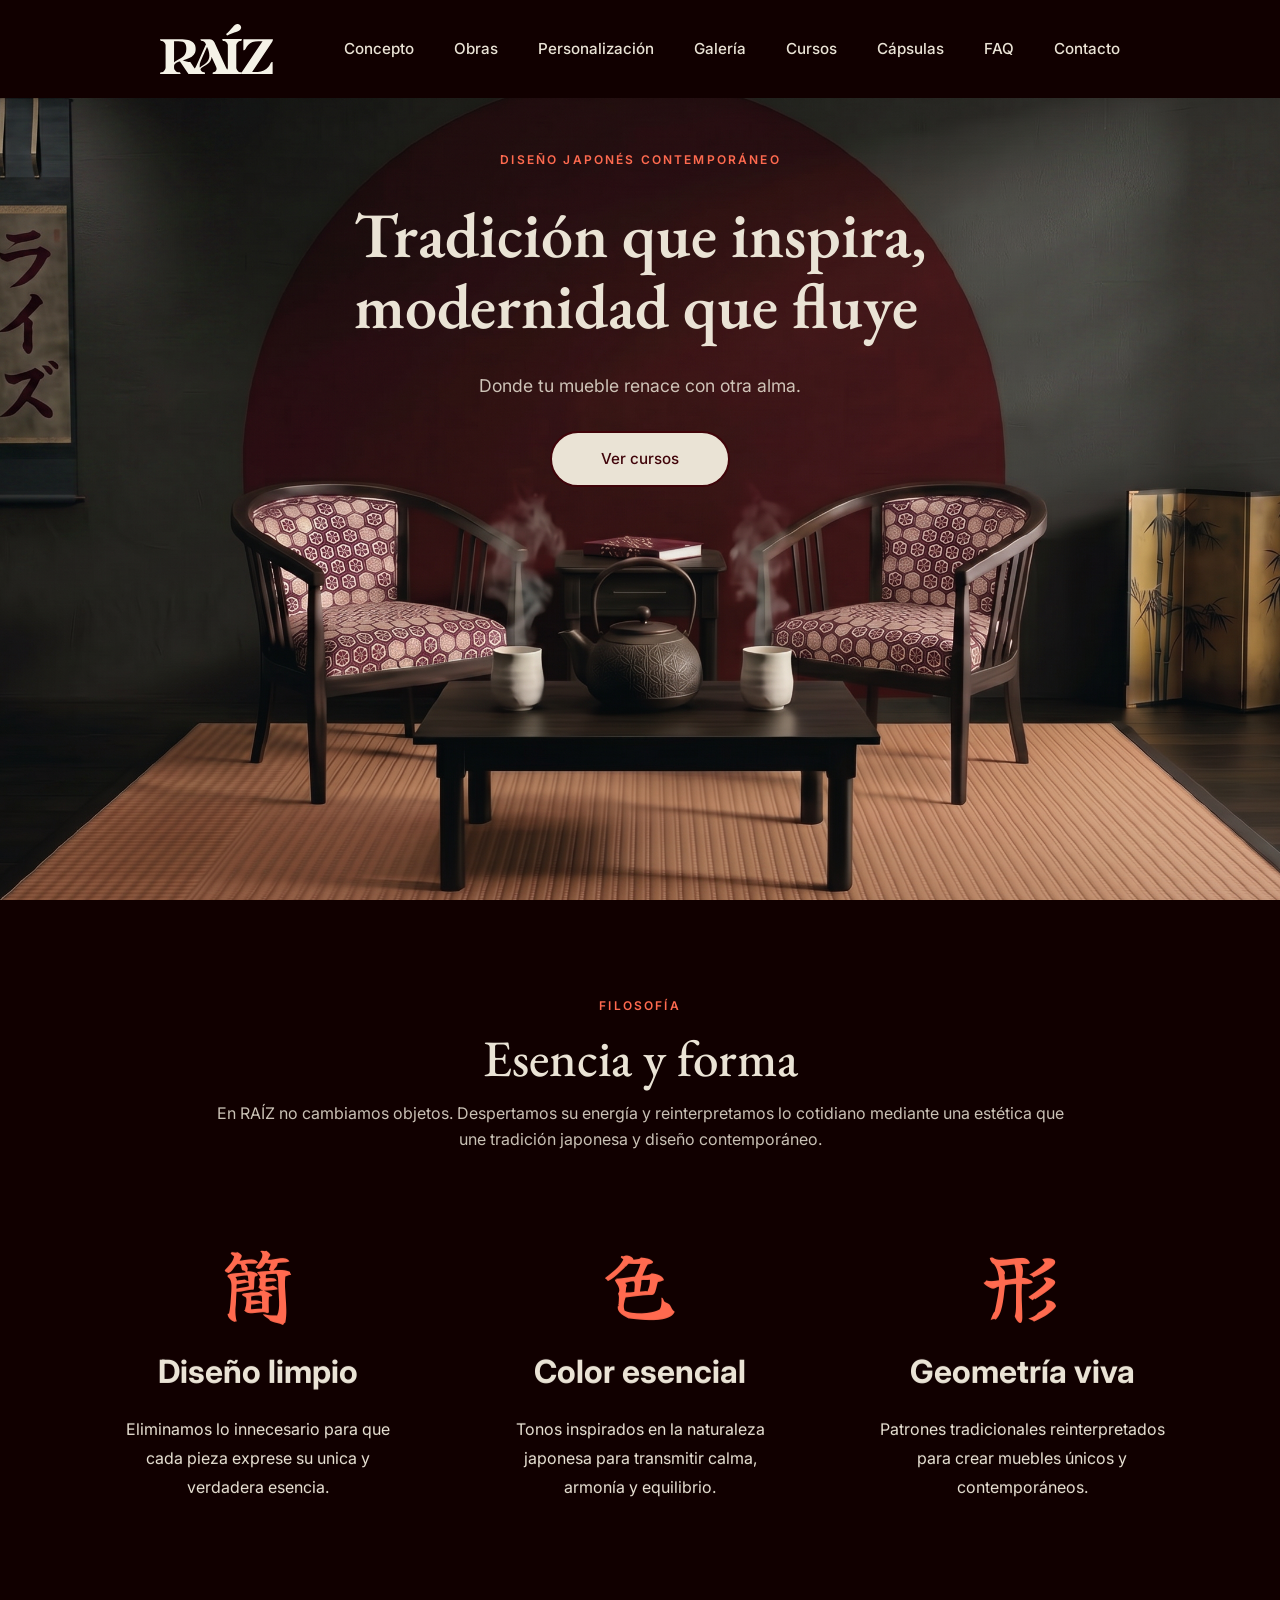
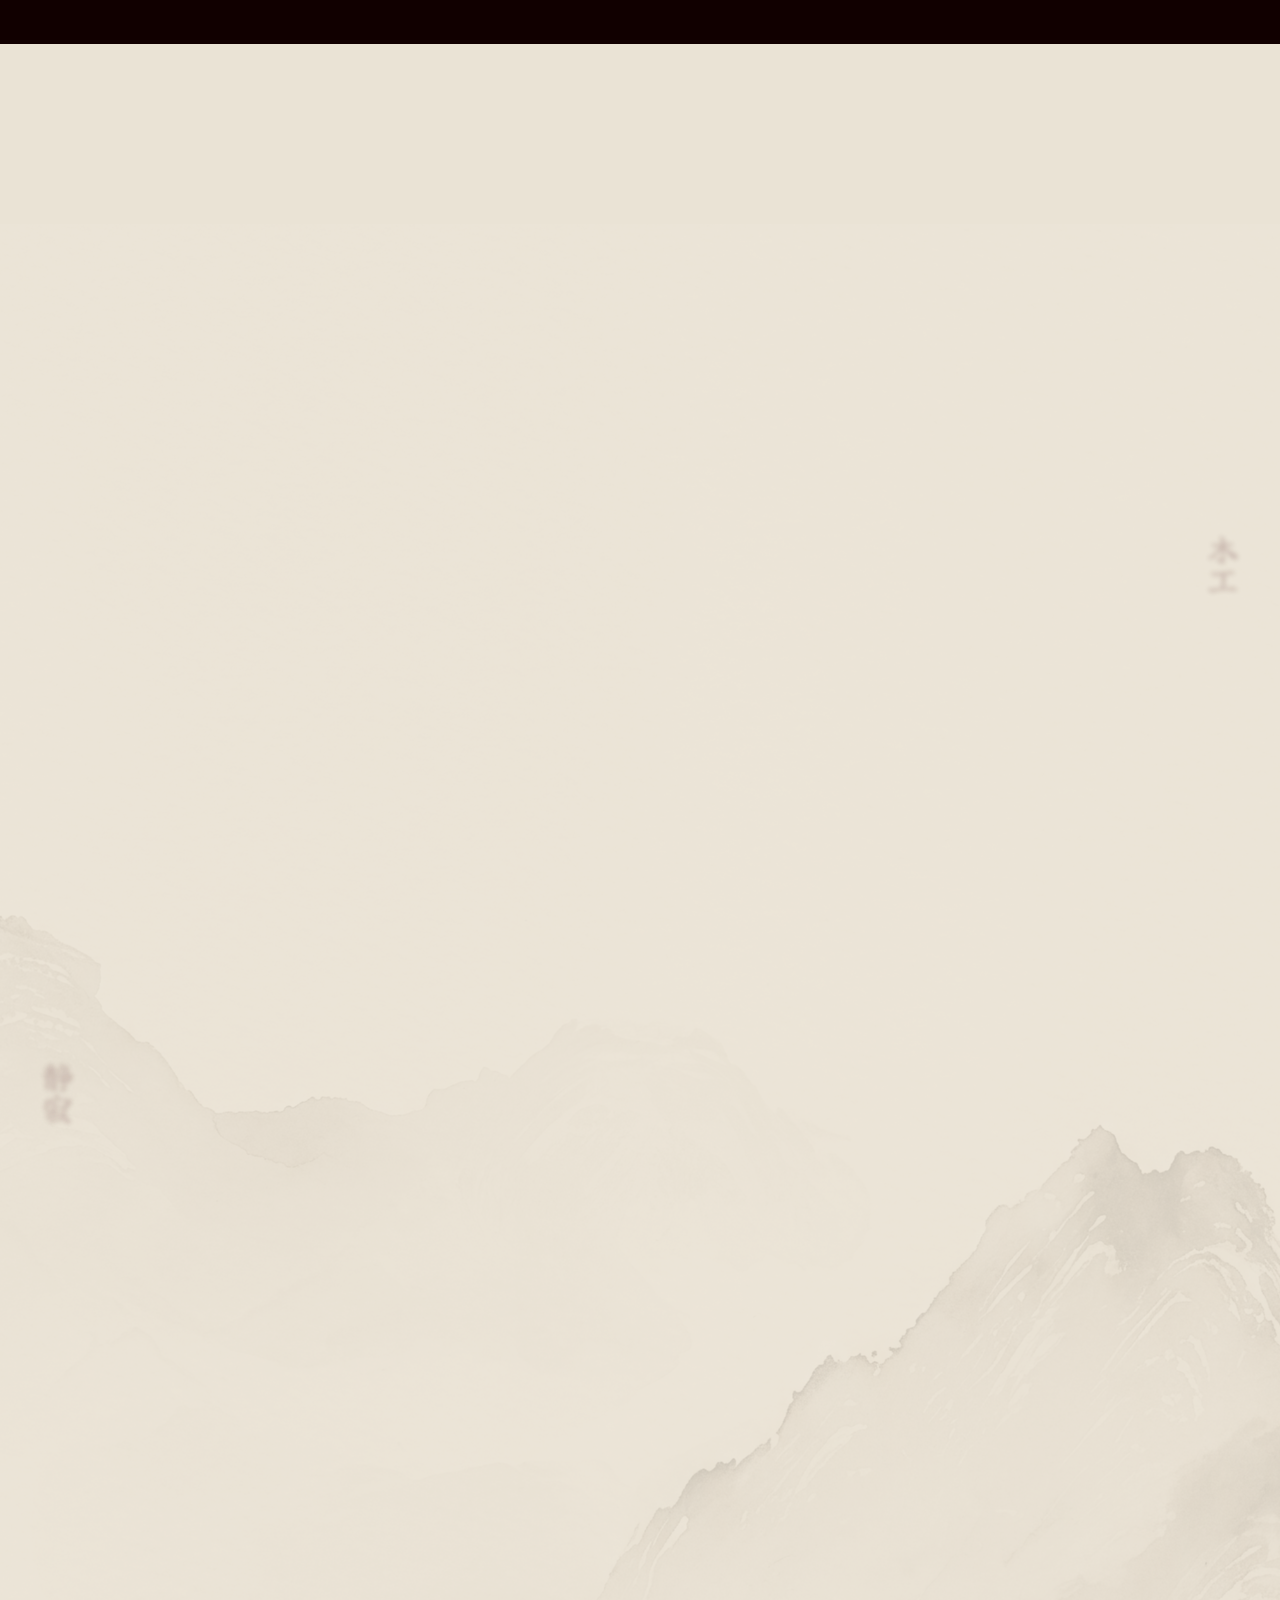
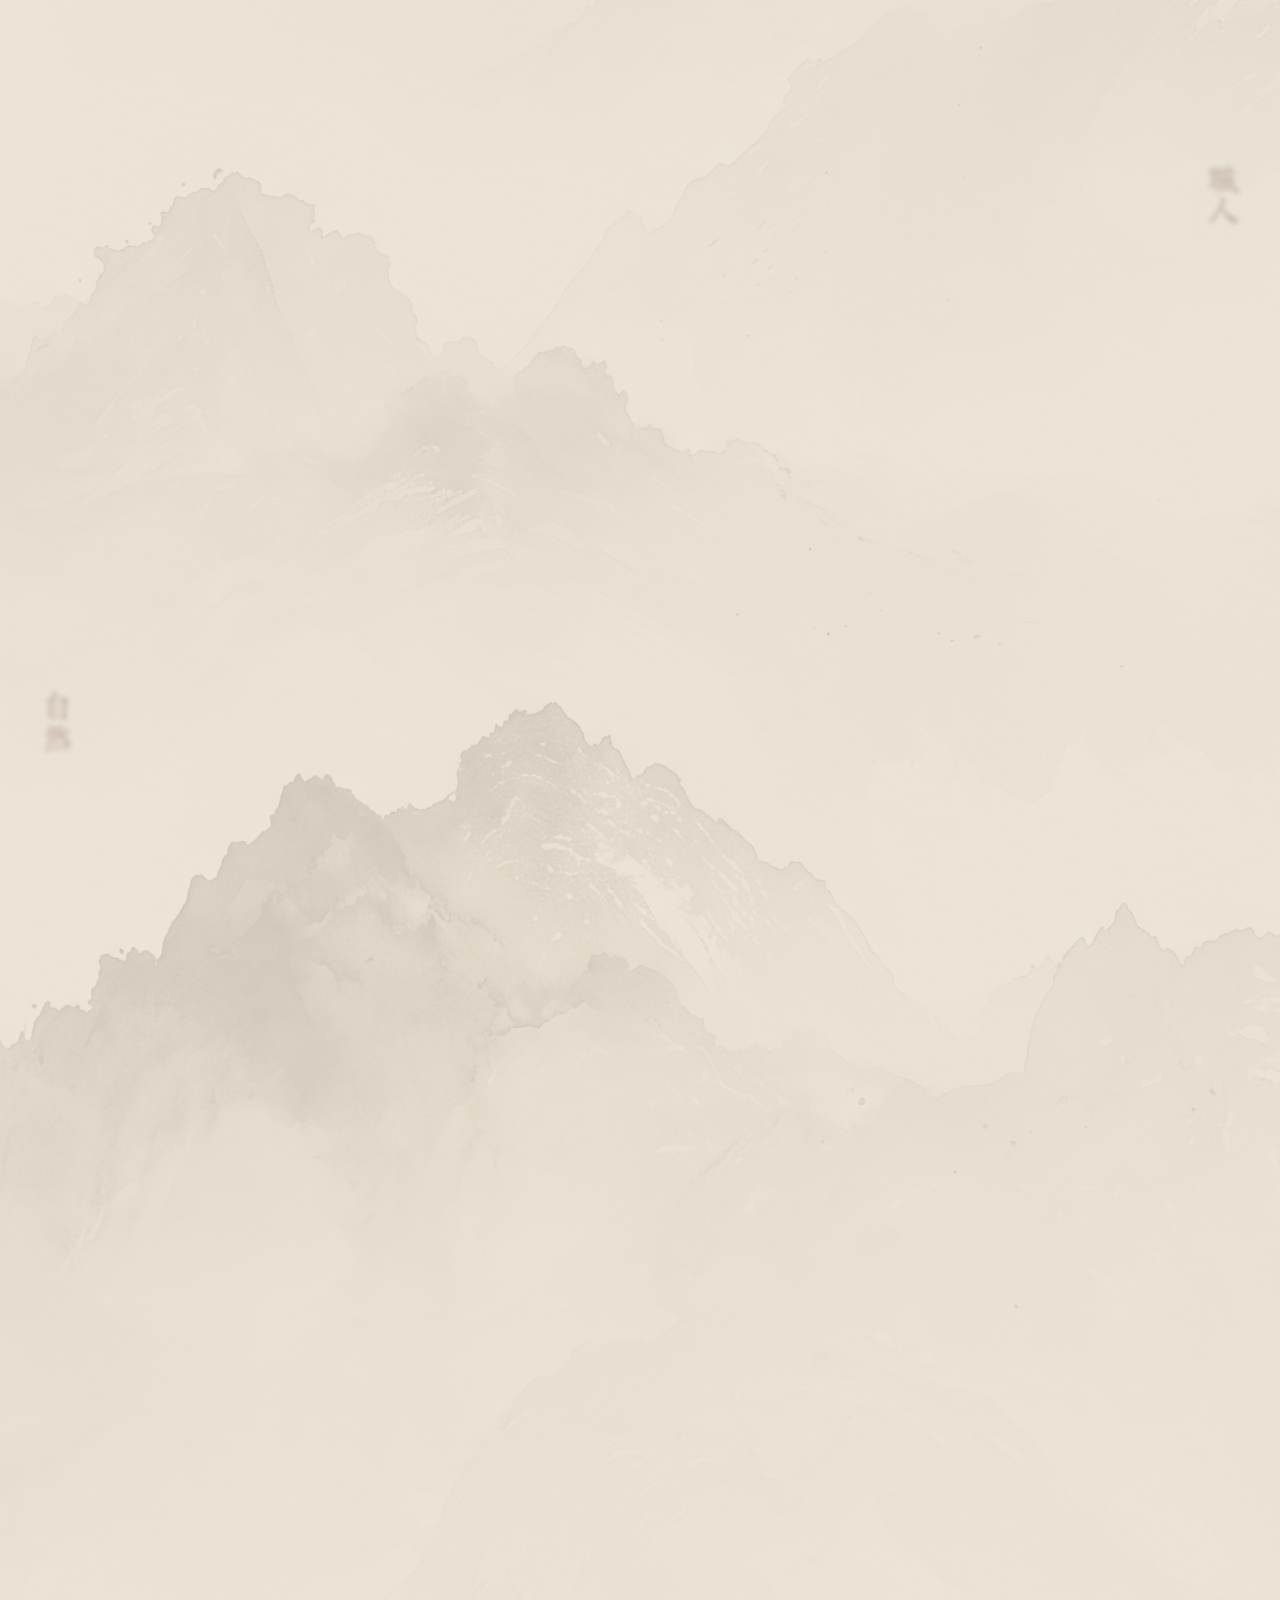
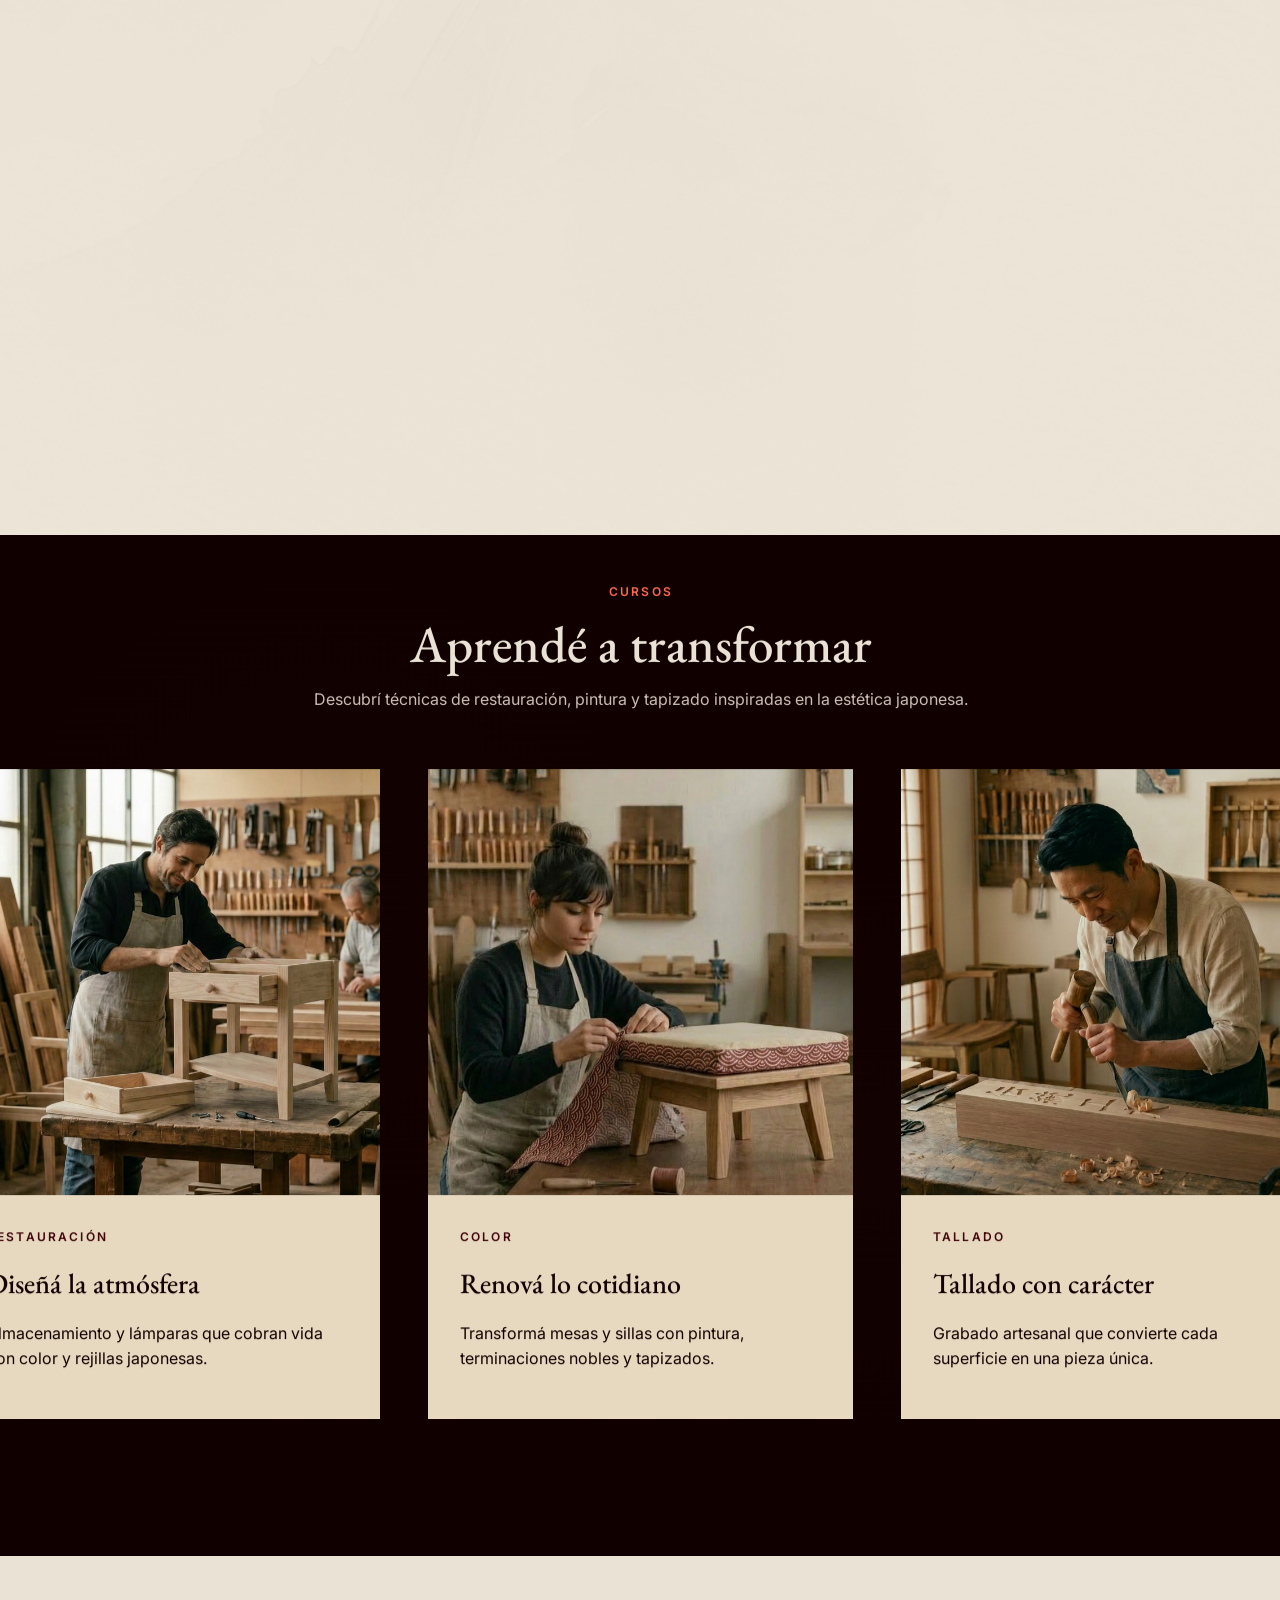
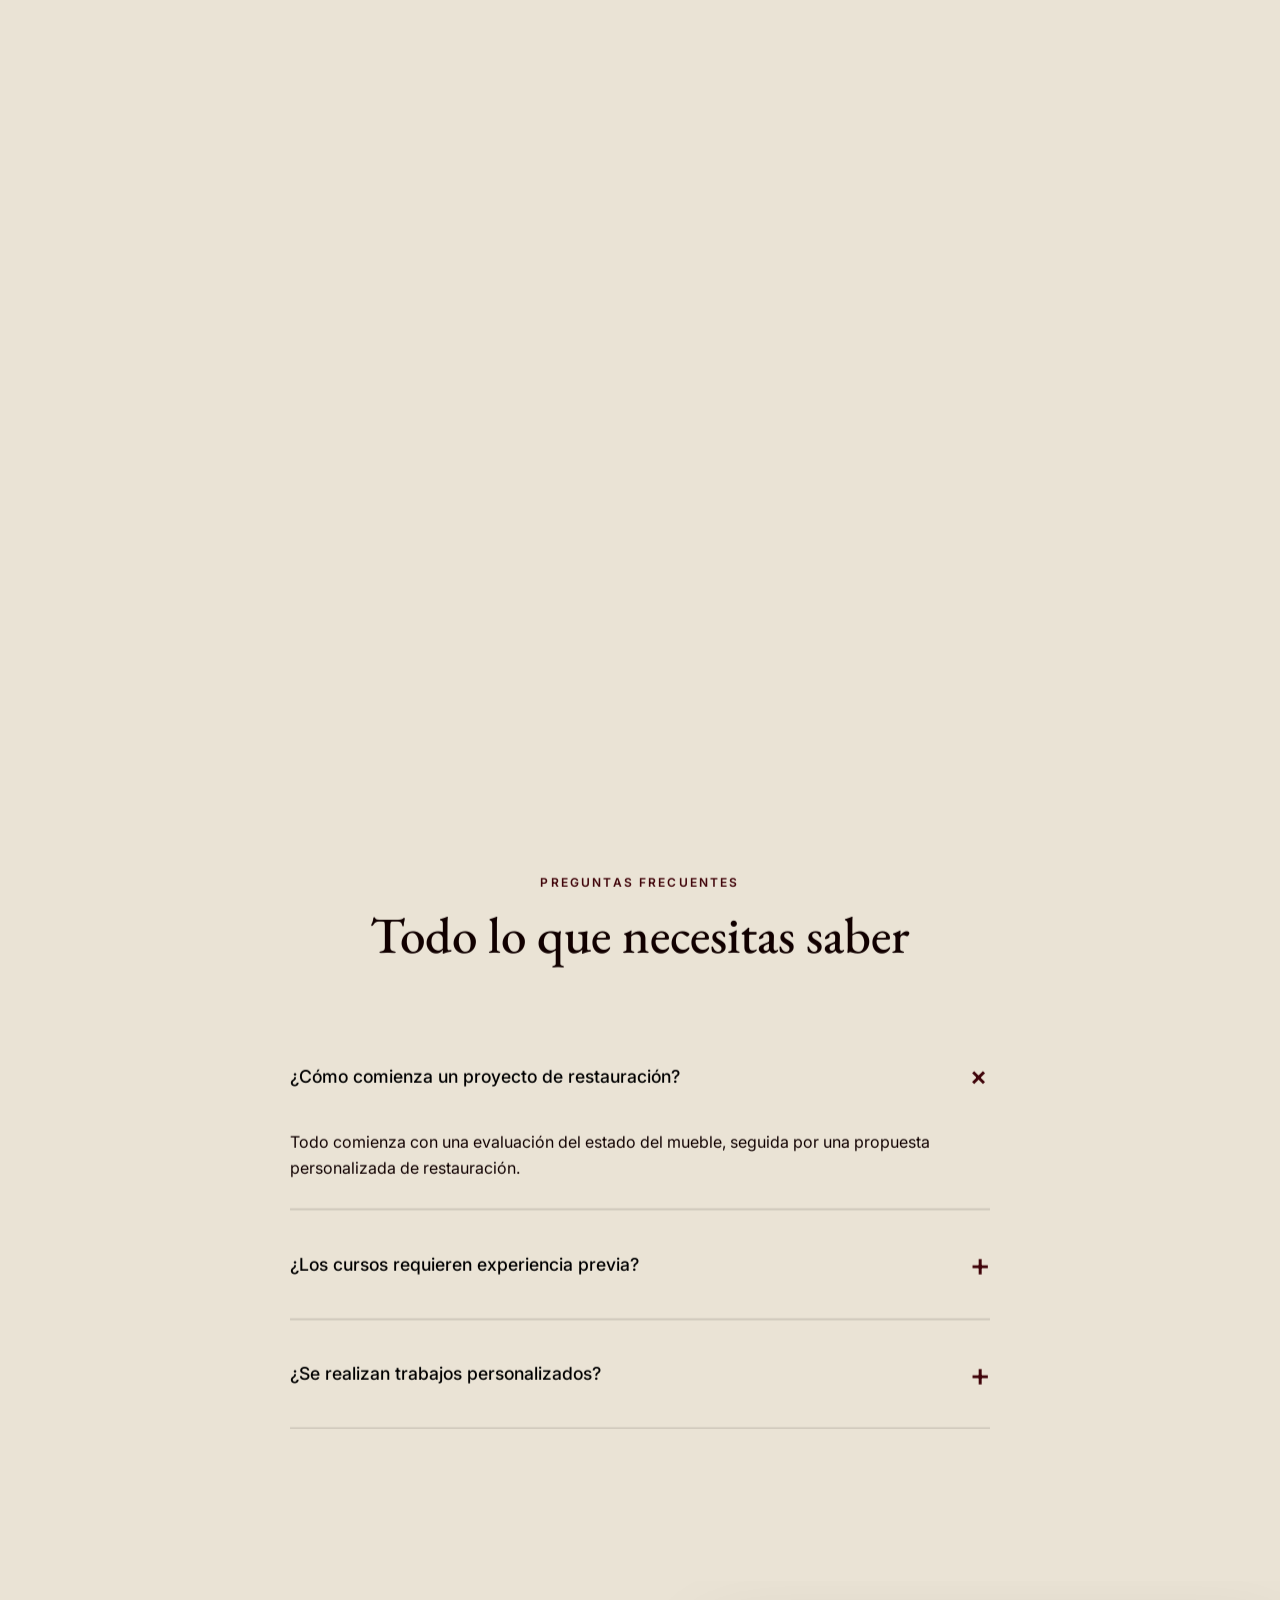
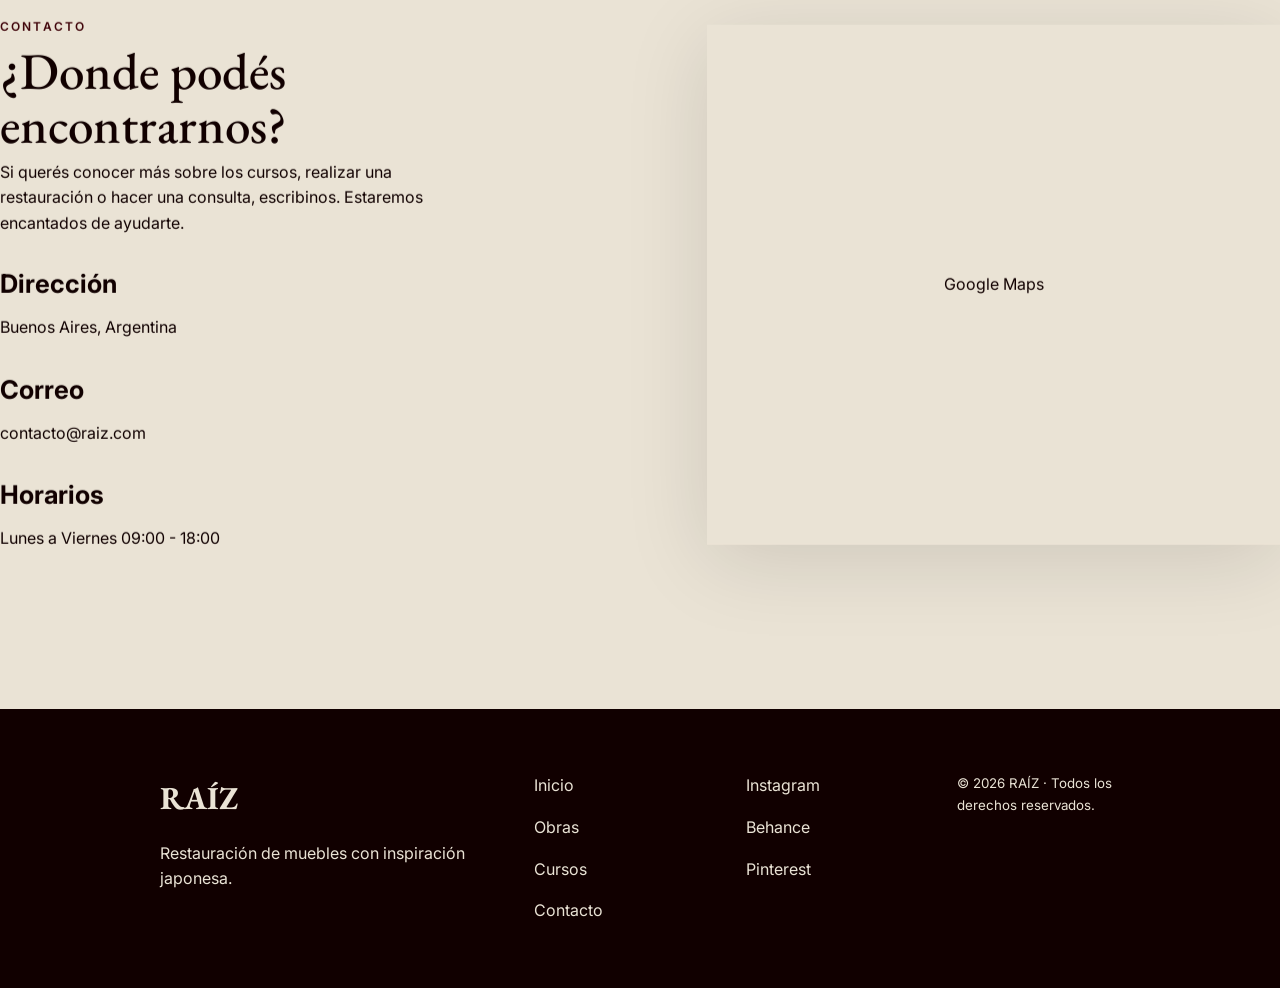
<file: index.html>
<!DOCTYPE html>
<html lang="es">

<head>

    <!--==================================================
                        META
    ===================================================-->

    <meta charset="UTF-8">

    <meta
        name="viewport"
        content="width=device-width, initial-scale=1.0">

    <meta
        name="description"
        content="RAÍZ · Restauración de muebles con inspiración japonesa.">

    <title>RAÍZ | Restauración de muebles</title>



    <!--==================================================
                        FONTS
    ===================================================-->

    <link rel="preconnect" href="https://fonts.googleapis.com">

    <link rel="preconnect" href="https://fonts.gstatic.com" crossorigin>

    <link
        href="https://fonts.googleapis.com/css2?family=EB+Garamond:wght@400;500;600;700&family=Inter:wght@300;400;500;600;700&display=swap"
        rel="stylesheet">

        <link rel="preconnect" href="https://fonts.googleapis.com">

<link rel="preconnect" href="https://fonts.gstatic.com" crossorigin>

<link href="https://fonts.googleapis.com/css2?family=Yuji+Boku&display=swap" rel="stylesheet">



    <!--==================================================
                        CSS
    ===================================================-->

    <link rel="stylesheet" href="style.css">

</head>

<body>



<!--==================================================
                        HEADER
===================================================-->

<header
    id="header"
    class="header">

    <div class="container">

        <a
            href="#hero"
            class="logo">

            <img class="logoimagen" src="imagenes/hero/marca.svg" alt="">

        </a>



        <nav
            class="nav"
            aria-label="Navegación principal">

            <ul class="nav-list">

                <li class="nav-item">

                    <a
                        href="#concept"
                        class="nav-link">

                        Concepto

                    </a>

                </li>

                <li class="nav-item">

                    <a
                        href="#works"
                        class="nav-link">

                        Obras

                    </a>

                </li>

                <li class="nav-item">

                    <a
                        href="#customization"
                        class="nav-link">

                        Personalización

                    </a>

                </li>

                <li class="nav-item">

                    <a
                        href="#gallery"
                        class="nav-link">

                        Galería

                    </a>

                </li>

                <li class="nav-item">

                    <a
                        href="#courses"
                        class="nav-link">

                        Cursos

                    </a>

                </li>

                <li class="nav-item">

                    <a
                        href="#capsule"
                        class="nav-link">

                        Cápsulas 

                    </a>

                </li>

                <li class="nav-item">

                    <a
                        href="#faq"
                        class="nav-link">

                        FAQ

                    </a>

                </li>

                <li class="nav-item">

                    <a
                        href="#contact"
                        class="nav-link">

                        Contacto

                    </a>

                </li>

            </ul>

        </nav>

    </div>

</header>



<main>



<!--==================================================
                        HERO
===================================================-->

<section
    id="hero"
    class="hero">

    <div class="hero-background depth-header">

        <img
            src="imagenes/hero/fondohero.png"
            alt="Mueble restaurado"
            class="hero-image depth-header">

    </div>



    <div class="container">

        <div class="hero-content depth-header">

            <span class="section-tag-hero depth-header">

                DISEÑO JAPONÉS CONTEMPORÁNEO

            </span>



            <h1 class="hero-title depth-content">
                    Tradición que inspira,
                    <br>
                    modernidad que fluye 

            </h1>



            <p class="hero-description depth-content">

                Donde tu mueble renace con otra alma.

            </p>

                <a
                    href="#courses"
                    class="button button-primary">

                    Ver cursos

                </a>

            </div>

        </div>

    </div>

</section>

<!--==================================================
                    CONCEPTO
===================================================-->

<section
    id="concept"
    class="section section-dark reveal">

    <div class="container2 reveal">

        <div class="section-header reveal depth-headere">

            <span class="section-tag">

                FILOSOFÍA

            </span>

            <h2 class="section-title">

                Esencia y forma 

            </h2>

            <p class="section-description">

                En RAÍZ no cambiamos objetos.
                Despertamos su energía y reinterpretamos
                lo cotidiano mediante una estética que
                une tradición japonesa y diseño contemporáneo.

            </p>

        </div>

        <div class="concept-grid reveal depth-content">

                <!-- ==========================
                        TARJETA 1
                =========================== -->

                <article class="concept-card reveal">

                    <span class="concept-japanese concept-icon">

                        簡

                    </span>

                    <h3 class="concept-title-dark">

                        Diseño limpio

                    </h3>

                    <p class="concept-text-dark">

                        Eliminamos lo innecesario
                        para que cada pieza
                        exprese su unica y verdadera esencia.

                    </p>

                </article>

                <!-- ==========================
                        TARJETA 2
                =========================== -->

                <article class="concept-card reveal">

                    <span class="concept-japanese concept-icon">

                        色

                    </span>

                    <h3 class="concept-title-dark">

                        Color esencial

                    </h3>

                    <p class="concept-text-dark">

                        Tonos inspirados
                        en la naturaleza japonesa
                        para transmitir calma,
                        armonía y equilibrio.

                    </p>

                </article>

                <!-- ==========================
                        TARJETA 3
                =========================== -->

                <article class="concept-card reveal">

                    <span class="concept-japanese concept-icon">

                        形

                    </span>

                    <h3 class="concept-title-dark">

                        Geometría viva

                    </h3>

                    <p class="concept-text-dark">

                        Patrones tradicionales
                        reinterpretados para crear
                        muebles únicos y contemporáneos.

                    </p>

                </article>

            </div>

    </div>

</section>



<!--==================================================
                    SEPARADOR
===================================================-->

<section
    id="separator"
    class="separator reveal">

    <div class="container depth-content">

        <div class="separator-text">

            <span class="separator-japanese">

                静けさは木の声を聞かせ、家具に新しい命を宿します。

            </span>

            <span class="separator-spanish">

                La serenidad deja oír la voz de la madera y otorga nueva vida a los muebles.

            </span>

        </div>

    </div>

</section>



<!--==================================================
            FONDO COMPARTIDO
===================================================-->

<section
    class="content-background shared-background">

    <div class="jp-background depth-japanese">

    <span class="jp-word jp-word-1">侘寂</span>

    <span class="jp-word jp-word-2">木工</span>

    <span class="jp-word jp-word-3">静寂</span>

    <span class="jp-word jp-word-4">職人</span>

    <span class="jp-word jp-word-5">自然</span>

    </div>

<!--==================================================
                    OBRAS
===================================================-->

<section
    id="works"
    class="section works reveal">

    <div class="container2">

        <div class="section-header reveal depth-header">

            <span class="section-tag">

                NUESTROS TRABAJOS

            </span>

            <h2 class="section-title">

                Renacer del mueble 

            </h2>

            <p class="section-description">

                Descubrí cómo piezas con años de historia vuelven a cobrar vida
                mediante procesos de restauración inspirados en la estética japonesa.
            </p>

        </div>



        <div class="works-grid reveal depth-content">




<!--==================================================
                    OBRA 01
===================================================-->

            <article
                class="card work-card"
                data-work="1">

                <div class="card-inner">

                    <div class="card-front">

                        <span class="card-number jp-wordcard">

                            一

                        </span>

                        <img

                        class="card-image"

                        data-before="imagenes/muebles/viejos/armario_viejo.webp"

                        data-after="imagenes/muebles/nuevos/armario_nuevo.webp" 

                        src="imagenes/muebles/viejos/armario_viejo.webp">

                        <div class="card-overlay"></div>

                        <div class="card-content">

                            <span class="card-tag">

                                Kioku no Kura

                            </span>

                            <h3 class="card-title">

                                Almacén de memorias

                            </h3>

                            <p class="card-subtitle">

                                 Renacer y función

                            </p>

                        </div>

                    </div>

                    <div class="card-back">

                        <span class="card-number">

                            01

                        </span>

                        <span class="card-tag">

                            Kioku no Kura

                        </span>

                        <h3 class="card-title">

                            Almacén de memorias

                        </h3>

                        <p class="card-subtitle">

                             Renacer y función

                        </p>

                        <p class="card-description2">

                            Un armario sólido que guarda la memoria de lo antiguo y se reinventa con planos claros y detalles vibrantes para el presente.

                        </p>

                    </div>

                </div>

            </article>




<!--==================================================
                    OBRA 02
===================================================-->

            <article
                class="card work-card"
                data-work="2">

                <div class="card-inner">

                    <div class="card-front">

                        <span class="card-number jp-wordcard">

                            二

                        </span>

                        <img

                        class="card-image"

                        data-before="imagenes/muebles/viejos/perchero_viejo.webp"

                        data-after="imagenes/muebles/nuevos/perchero_nuevo.webp" 

                        src="imagenes/muebles/viejos/perchero_viejo.webp">

                        <div class="card-overlay"></div>

                        <div class="card-content">

                            <span class="card-tag">

                                Hikari no Michi

                            </span>

                            <h3 class="card-title">

                                Camino de la luz

                            </h3>

                            <p class="card-subtitle">

                                Lo antiguo y lo nuevo

                            </p>

                        </div>

                    </div>

                    <div class="card-back">

                        <span class="card-number">

                            02

                        </span>

                        <span class="card-tag">

                            Hikari no Michi

                        </span>

                        <h3 class="card-title">

                            Camino de la luz

                        </h3>

                        <p class="card-subtitle">

                            Lo antiguo y lo nuevo

                        </p>

                        <p class="card-description2">

                             Una lámpara que respeta su base histórica y se transforma con tonos modernos, iluminando con serenidad y contraste contemporáneo.

                        </p>

                    </div>

                </div>

            </article>




<!--==================================================
                    OBRA 03
===================================================-->

            <article
                class="card work-card active"
                data-work="3">

                <div class="card-inner">

                    <div class="card-front">

                        <span class="card-number jp-wordcard">

                            三

                        </span>

                        <img

                        class="card-image"

                        data-before="imagenes/muebles/viejos/mesita_viejo.webp"

                        data-after="imagenes/muebles/nuevos/mesita_nuevo.webp" 

                        src="imagenes/muebles/viejos/mesita_viejo.webp">

                        <div class="card-overlay"></div>

                        <div class="card-content">

                            <span class="card-tag">

                                Shizuka na Shunkan

                            </span>

                            <h3 class="card-title">

                                Instante silencioso

                            </h3>

                            <p class="card-subtitle">

                                Función y belleza

                            </p>

                        </div>

                    </div>

                    <div class="card-back">

                        <span class="card-number">

                            03

                        </span>

                        <span class="card-tag">

                            Shizuka na Shunkan

                        </span>

                        <h3 class="card-title">

                            Instante silencioso

                        </h3>

                        <p class="card-subtitle">

                            Función y belleza

                        </p>

                        <p class="card-description2">

                           Una mesita de luz cotidiana transformada en pieza delicada y moderna, que aporta intimidad y estilo con cada detalle.

                        </p>

                    </div>

                </div>

            </article>

            <!--==================================================
                    OBRA 04
===================================================-->

            <article
                class="card work-card"
                data-work="4">

                <div class="card-inner">

                    <div class="card-front">

                        <span class="card-number jp-wordcard">

                            四

                        </span>

                        <img

                        class="card-image"

                        data-before="imagenes/muebles/viejos/silla_viejo.webp"

                        data-after="imagenes/muebles/nuevos/silla_nuevo.webp"

                        src="imagenes/muebles/viejos/silla_viejo.webp">

                        <div class="card-overlay"></div>

                        <div class="card-content">

                            <span class="card-tag">

                                Wa no Za

                            </span>

                            <h3 class="card-title">

                                Asiento de armonía

                            </h3>

                            <p class="card-subtitle">

                                Silencio y equilibrio

                            </p>

                        </div>

                    </div>

                    <div class="card-back">

                        <span class="card-number">

                            04

                        </span>

                        <span class="card-tag">

                           Wa no Za

                        </span>

                        <h3 class="card-title">

                            Asiento de armonía

                        </h3>

                        <p class="card-subtitle">

                            Cómoda de Roble

                        </p>

                        <p class="card-description2">

                            Una silla que conserva la esencia artesanal de la madera y se renueva con acabados claros, transmitiendo ligereza y calma en cada uso.

                        </p>

                    </div>

                </div>

            </article>



<!--==================================================
                    OBRA 05
===================================================-->

            <article
                class="card work-card"
                data-work="5">

                <div class="card-inner">

                    <div class="card-front">

                        <span class="card-number jp-wordcard">

                            五

                        </span>

                        <img

                        class="card-image"

                        data-before="imagenes/muebles/viejos/sillon_viejo.webp"

                        data-after="imagenes/muebles/nuevos/sillon_nuevo.webp" 

                        src="imagenes/muebles/viejos/sillon_viejo.webp">

                        <div class="card-overlay"></div>

                        <div class="card-content">

                            <span class="card-tag">

                                Yasuragi no Utsuwa

                            </span>

                            <h3 class="card-title">

                                Recipiente de descanso

                            </h3>

                            <p class="card-subtitle">

                                Tradición y confort

                            </p>

                        </div>

                    </div>

                    <div class="card-back">

                        <span class="card-number">

                            05

                        </span>

                        <span class="card-tag">

                            Yasuragi no Utsuwa

                        </span>

                        <h3 class="card-title">

                            Recipiente de descanso

                        </h3>

                        <p class="card-subtitle">

                            Tradición y confort

                        </p>

                        <p class="card-description2">

                            Un sillón restaurado que combina la raíz cálida de lo clásico con tapizados frescos, ofreciendo un descanso profundo y elegante.

                        </p>

                    </div>

                </div>

            </article>

        </div>

    </div>

</section>

<!--==================================================
                    STATS
===================================================-->

<section
    id="stats"
    class="stats reveal">

    <div class="grid-system light-lines">

    <div class="grid-node"></div>

    <div class="grid-line left">
        <div class="grid-progress"></div>
    </div>

    <div class="grid-line right">
        <div class="grid-progress"></div>
    </div>

    </div>

    <div class="container">

        <div class="stats-grid">

            <!--==============================
                    CARD 1
            ==============================-->

            <article class="glass-card stats-card">

                <h2 class="stats-number">

                    100%

                </h2>

                <h3 class="stats-title">

                    ARTESANAL

                </h3>

                <p class="stats-text">

                    Cada restauración se realiza
                    completamente de forma manual.

                </p>

            </article>


            <!--==============================
                    CARD 2
            ==============================-->

            <article class="glass-card stats-card">

                <h2 class="stats-number">

                    +250

                </h2>

                <h3 class="stats-title">

                    MUEBLES

                </h3>

                <p class="stats-text">

                    Piezas recuperadas
                    y transformadas con
                    una nueva identidad.

                </p>

            </article>


            <!--==============================
                    CARD 3
            ==============================-->

            <article class="glass-card stats-card">

                <h2 class="stats-number">

                    +15

                </h2>

                <h3 class="stats-title">

                    COLECCIONES

                </h3>

                <p class="stats-text">

                    Diseños inspirados
                    en la estética
                    japonesa contemporánea.

                </p>

            </article>

        </div>

    </div>

</section>



<!--==================================================
                PERSONALIZACIÓN
===================================================-->

<section
    id="customization"
    class="section customization reveal">

    <div class="container2 reveal">

        <div class="section-header reveal depth-header">

            <span class="section-tag">

                PERSONALIZACIÓN

            </span>

            <h2 class="section-title">

                Tu mueble, tu estilo 

            </h2>

            <p class="section-description">

                Elegí una combinación de colores y descubrí cómo cambian el acabado, el tapizado y la personalidad de la pieza.

            </p>

        </div>


        <div class="customization-content reveal depth-content">

                <div class="custom-column reveal">

                    <article class="glass-card custom-card">

                        <span class="custom-card-label">

                            ACABADO

                        </span>

                        <h3 class="custom-card-title">

                            Madera Natural

                        </h3>

                        <p class="custom-card-text">

                            Terminación mate que conserva
                            la textura y la esencia
                            de la madera.

                        </p>

                    </article>

                    <article class="glass-card custom-card">

                        <span class="custom-card-label">

                            PALETA

                        </span>

                        <h3 class="custom-card-title">

                            Rojo tierra

                        </h3>

                        <p class="custom-card-text">

                            Un tono profundo que evoca fuerza y carácter artesanal.

                        </p>

                    </article>

                    <article class="glass-card custom-card">

                        <span class="custom-card-label">

                            TAPIZADO

                        </span>

                        <h3 class="custom-card-title">

                            Patrón Kikkō

                        </h3>

                        <p class="custom-card-text">

                            Inspirado en el caparazón
                            de la tortuga japonesa,
                            símbolo de longevidad
                            y equilibrio.

                        </p>

                    </article>

                    <article class="glass-card custom-card">

                        <span class="custom-card-label">

                            PERSONALIDAD

                        </span>

                        <h3 class="custom-card-title">

                            Serenidad

                        </h3>

                        <p class="custom-card-text">

                            Una pieza que transmite
                            equilibrio, elegancia
                            y permanencia.

                        </p>

                    </article>

                </div>

                <div></div>

            <div class="customization-viewer reveal">

                <span
                    id="color-kanji"
                    class="custom-kanji custom-kanji-top">

                    赤色

                </span>

                <span
                    id="concept-kanji"
                    class="custom-kanji custom-kanji-bottom">

                    静か

                </span>

                <div class="customization-circle reveal"></div>

                <img
                    src="imagenes/muebles/azul/silla_azul_1.png"
                    alt="Silla personalizada"
                    class="customization-image"
                    id="customization-image">

                            <div class="customization-controls">

                <button
                    class="color-button active"
                    data-color="blue"
                    aria-label="azul"
                    data-card="blue">

                </button>

                <button
                    class="color-button"
                    data-color="red"
                    aria-label="rojo"
                    data-card="red">

                </button>

                <button
                    class="color-button"
                    data-color="gold"
                    aria-label="dorado"
                    data-card="gold">

                </button>


            </div>    

            </div>



        </div>


    </div>

</section>

<!--=========================================
            TALLADO ARTESANAL
==========================================-->

<section class="engraving-section reveal">

    <div class="container engraving-grid">

        <!-- TEXTO -->

        <div class="engraving-content reveal">

            <p class="section-tag">

                Detalle artesanal

            </p>

            <h2 class="section-title2"> 

                Nuestra identidad está en cada trazo

            </h2>

            <p class="engraving-description">

                Cada restauración puede finalizar con un grabado artesanal inspirado en la
                escritura japonesa. 

            </p>

            <div class="engraving-footer">

                <span class="engraving-step jp-wordcard"> 

                    彫

                </span>

                <ul>
                    <li>-   Carácter único  </li> 
                    <li>-   Memoria artesanal  </li>
                    <li>-   Expresión estética  </li>
                </ul>

            </div>

        </div>
        <span class="wood-kanji reveal">

木に命を刻む

</span>



        <!-- SLIDER -->

        <div class="engraving-viewer reveal">

            <!-- Imagen base (ANTES) -->

            <img
                src="imagenes/fotocursos/tallado_antes.jpg"
                alt="Mesa sin tallado"
                class="engraving-before">


            <!-- Imagen revelada (DESPUÉS) -->

            <div class="engraving-reveal">

                <img
                    src="imagenes/fotocursos/tallado_desp.jpg"
                    alt="Mesa con tallado"
                    class="engraving-after">

            </div>


            <!-- Línea -->

            <div class="engraving-line"></div>


            <!-- Botón -->

            <button
    class="engraving-handle"
    aria-label="Comparar antes y después">

    <span class="arrow-up">▲</span>
    <span class="arrow-down">▼</span>

</button>

        </div>

    </div>

</section>

<!--==================================================
                    GALERÍA
===================================================-->

<section
    id="gallery"
    class="section gallery reveal">

    <div class="container2 reveal">

        <div class="section-header reveal depth-header">

            <span class="section-tag">

                GALERÍA

            </span>

            <h2 class="section-title">

                Una nueva mirada 

            </h2>

            <p class="section-description">

                Descubrí algunos trabajos, detalles y momentos que forman parte de RAÍZ.
            </p>

        </div>



        <div class="gallery-grid reveal depth-content">

            <figure class="gallery-item large">

                <img src="imagenes/fotogaleria/gale_1.webp" alt="Galería 1" class="gallery-image">

            </figure>

            <figure class="gallery-item">

                <img src="imagenes/fotogaleria/gale_2.webp" alt="Galería 2" class="gallery-image">

            </figure>

            <figure class="gallery-item">

                <img src="imagenes/fotogaleria/gale_3.webp" alt="Galería 3" class="gallery-image">

            </figure>

            <figure class="gallery-item tall">

                <img src="imagenes/fotogaleria/gale_4.webp" alt="Galería 4" class="gallery-image">

            </figure>

            <figure class="gallery-item wide">

                <img src="imagenes/fotogaleria/gale_6.webp" alt="Galería 5" class="gallery-image">

            </figure>

            <figure class="gallery-item">

                <img src="imagenes/fotogaleria/gale_5.webp" alt="Galería 6" class="gallery-image">

            </figure>

            <figure class="gallery-item gallery-item-wide">

                <img src="imagenes/fotogaleria/gale_7.webp" alt="Galería 7" class="gallery-image">

            </figure>

        </div>

    </div>

</section>

</section>

<!--==================================================
                    CURSOS
===================================================-->

<section
    id="courses"
    class="section section-dark courses reveal">

    </div>

    <div class="container2 reveal">

        <div class="section-header reveal depth-header">

            <span class="section-tag">

                CURSOS

            </span>

            <h2 class="section-title">

                Aprendé a transformar 

            </h2>

            <p class="section-description">

                Descubrí técnicas de restauración, pintura y tapizado inspiradas en la estética japonesa.

            </p>

        </div>

        <div class="courses-grid reveal depth-content">




<!--==================================================
                    CURSO 01
===================================================-->

<article
    class="card course-card"
    data-course="1">

    <div class="card-inner">

        <!--==================================================
                        FRENTE
        ===================================================-->

        <div class="card-front">

            <div class="course-image-wrapper">

                <img
                    src="imagenes/fotocursos/curso_1.png"
                    alt="Curso inicial"
                    class="card-image course-image">

            </div>

            <div class="card-overlay"></div>

            <div class="card-content3">

                <span class="card-tag">

                    RESTAURACIÓN

                </span>

                <h3 class="card-title">

                    Diseñá la atmósfera

                </h3>

                <p class="card-subtitle">

                    Almacenamiento y lámparas que cobran vida con color y rejillas japonesas.

                </p>

                <div class="course-extra">

                    <ul>

                        <li class="listacartas">Explorás técnicas de tallado artesanal.</li>

                        <li class="listacartas">Diseñás detalles únicos en superficies de madera.</li>

                        <li class="listacartas">Transformás muebles en piezas de autor.</li>

                    </ul>

                    <h4>$95.000 ARS</h4>

                    <button class="button button-secondary">

                        <a href="detalle/detalle.html">

                            Ver curso

                        </a>

                    </button>

                    <button
                        class="course-professor-btn"
                        type="button">

                        Profesor ▶

                    </button>

                </div>

            </div>

        </div>



        <!--==================================================
                        DORSO
        ===================================================-->

        <div class="card-back course-professor-back course-professor-image-wrapper">

            <img
                src="imagenes/fotocursos/profe_1.png"
                alt="Martín Sato"
                class="course-professor-image">

            <div class="card-texto-atras">

                <h3 class="course-professor-name">

                Martín Sato

            </h3>

            <p class="course-professor-speciality">

                Restauración de madera

            </p>

            <p class="course-professor-description">

                Especialista en restauración de muebles, acabados mate y recuperación de piezas mediante técnicas tradicionales.

            </p>

            <button
                class="course-professor-return"
                type="button">

                ◀ Volver al curso

            </button>

            </div>

        </div>

    </div>

</article>



<!--==================================================
                    CURSO 02
===================================================-->

<article
    class="card course-card"
    data-course="2">

    <div class="card-inner">

        <!--==================================================
                        FRENTE
        ===================================================-->

        <div class="card-front">

            <div class="course-image-wrapper">

                <img
                    src="imagenes/fotocursos/curso_2.png"
                    alt="Curso avanzado"
                    class="card-image course-image">

            </div>

            <div class="card-overlay"></div>

            <div class="card-content3">

                <span class="card-tag">

                    COLOR

                </span>

                <h3 class="card-title">

                    Renová lo cotidiano

                </h3>

                <p class="card-subtitle">

                    Transformá mesas y sillas con pintura, terminaciones nobles y tapizados.

                </p>

                <div class="course-extra">

                    <ul>

                        <li class="listacartas">Restaurás estructuras con pintura y refuerzo.</li>

                        <li class="listacartas">Trabajás tapizados con materiales contemporáneos.</li>

                        <li class="listacartas">Renovás piezas para lograr comodidad y estilo.</li>

                    </ul>

                    <h4>$75.000 ARS</h4>

                    <button class="button button-secondary">

                        <a href="detalle/detalle.html">

                            Ver curso

                        </a>

                    </button>

                    <button
                        class="course-professor-btn"
                        type="button">

                        Profesor ▶

                    </button>

                </div>

            </div>

        </div>



        <!--==================================================
                        DORSO
        ===================================================-->

        <div class="card-back course-professor-back">

            <img
                src="imagenes/fotocursos/profe_2.png"
                alt="Lucía Morales"
                class="course-professor-image">

            <div class="card-texto-atras">

                            <h3 class="course-professor-name">

                Lucía Morales

            </h3>

            <p class="course-professor-speciality">

                Color y tapizado

            </p>

            <p class="course-professor-description">

                Diseñadora especializada en color aplicado en el diseño mobiliario y técnicas de tapizado moderno japonés y occidental.
 
            </p>

            <button
                class="course-professor-return"
                type="button">

                ◀ Volver al curso

            </button>


            </div>



        </div>

    </div>

</article>



<!--==================================================
                    CURSO 03
===================================================-->

<article
    class="card course-card"
    data-course="3">

    <div class="card-inner">

        <!--==================================================
                        FRENTE
        ===================================================-->

        <div class="card-front">

            <div class="course-image-wrapper">

                <img
                    src="imagenes/fotocursos/curso_3.png"
                    alt="Curso profesional"
                    class="card-image course-image">

            </div>

            <div class="card-overlay"></div>

            <div class="card-content3">

                <span class="card-tag">

                    TALLADO

                </span>

                <h3 class="card-title">

                    Tallado con carácter

                </h3>

                <p class="card-subtitle">

                    Grabado artesanal que convierte cada superficie en una pieza única.

                </p>

                <div class="course-extra">

                    <ul>

                        <li class="listacartas">Explorás técnicas de tallado artesanal.</li>

                        <li class="listacartas">Detalles únicos en superficies de madera.</li>

                        <li class="listacartas">Transformás muebles en piezas de autor.</li>

                    </ul>

                    <h4>$55.000 ARS</h4>

                    <button class="button button-secondary">

                        <a href="detalle/detalle.html">

                            Ver curso

                        </a>

                    </button>

                    <button
                        class="course-professor-btn"
                        type="button">

                        Profesor ▶

                    </button>

                </div>

            </div>

        </div>



        <!--==================================================
                        DORSO
        ===================================================-->

        <div class="card-back course-professor-back">

            <img
                src="imagenes/fotocursos/profe_3.png"
                alt="Kenji Tanaka"
                class="course-professor-image">
               
            <div class="card-texto-atras">

                <h3 class="course-professor-name">

                Kenji Tanaka

                </h3>

            <p class="course-professor-speciality">

                Tallado artesanal

            </p>

            <p class="course-professor-description">

                Diseñador mobiliario y especialista en técnicas de grabado sobre madera inspirada en la tradición japonesa.

            </p>

            <button
                class="course-professor-return"
                type="button">

                ◀ Volver al curso

            </button>


            </div>    

        </div>

    </div>

</article>

        </div>

    </div>

</section>

<!--==================================================
                MUEBLES CÁPSULA
===================================================-->

<section
    id="capsule"
    class="section capsule reveal">

    <div class="container reveal">

        <div class="section-header reveal depth-header">

            <span class="section-tag">

                MUEBLES CÁPSULAS

            </span>

            <h2 class="section-title">

                Renacer en espacios 

            </h2>

            <p class="section-description">

                Una colección de piezas únicas desarrolladas bajo la identidad
                de RAÍZ, disponibles en ediciones limitadas. <br> Los muebles cápsula recuperan lo esencial, piezas rústicas que se acercan más a la tradición que a lo moderno, mostrando la belleza de lo imperfecto y lo irrepetible.

            </p>

        </div>

    </div>



    <div class="capsule-slider reveal depth-content">

        <div class="capsule-track">

            <img src="imagenes/muebles/capsula/capsula_1.png" alt="" class="capsule-image">

            <img src="imagenes/muebles/capsula/capsula_2.png" alt="" class="capsule-image">

            <img src="imagenes/muebles/capsula/capsula_3.png" alt="" class="capsule-image">

            <img src="imagenes/muebles/capsula/capsula_4.png" alt="" class="capsule-image">

            <img src="imagenes/muebles/capsula/capsula_5.png" alt="" class="capsule-image">



            <img src="imagenes/muebles/capsula/capsula_6.png" alt="" class="capsule-image">

            <img src="imagenes/muebles/capsula/capsula_7.png" alt="" class="capsule-image">

            <img src="imagenes/muebles/capsula/capsula_8.png" alt="" class="capsule-image">

            <img src="imagenes/muebles/capsula/capsula_9.png" alt="" class="capsule-image">

            <img src="imagenes/muebles/capsula/capsula_10.png" alt="" class="capsule-image">

        </div>

    </div>

</section>

<!--==================================================
                        FAQ
===================================================-->

<section
    id="faq"
    class="section faq reveal">

    <div class="container2 reveal">

        <div class="section-header reveal depth-header">

            <span class="section-tag">

                PREGUNTAS FRECUENTES

            </span>

            <h2 class="section-title">

                Todo lo que necesitas saber 

            </h2>

        </div>

        <div class="faq-list reveal depth-content">

            <article class="faq-item active">

                <button
                    class="faq-question"
                    type="button">

                    <span>¿Cómo comienza un proyecto de restauración?</span>

                    <span class="faq-icon">+</span>

                </button>

                <div class="faq-answer">

                    <p>

                        Todo comienza con una evaluación del estado del mueble,
                        seguida por una propuesta personalizada de restauración.

                    </p>

                </div>

            </article>



            <article class="faq-item">

                <button
                    class="faq-question"
                    type="button">

                    <span>¿Los cursos requieren experiencia previa?</span>

                    <span class="faq-icon">+</span>

                </button>

                <div class="faq-answer">

                    <p>

                        Existen niveles para principiantes y para personas con
                        experiencia previa.

                    </p>

                </div>

            </article>



            <article class="faq-item">

                <button
                    class="faq-question"
                    type="button">

                    <span>¿Se realizan trabajos personalizados?</span>

                    <span class="faq-icon">+</span>

                </button>

                <div class="faq-answer">

                    <p>

                        Sí. Cada proyecto puede adaptarse al estilo,
                        necesidades y materiales elegidos por el cliente.

                    </p>

                </div>

            </article>

        </div>

    </div>

</section>

        <!-- ==========================================
                    CONTACTO
    =========================================== -->

    <section class="section contact reveal" id="contact">

        <div class="container3 reveal">

            <div class="contact-container reveal depth-content">

                <!-- ==========================
                        INFORMACIÓN
                =========================== -->

                <div class="contact-content">

                    <span class="section-tag">

                        CONTACTO

                    </span>

                    <h2 class="section-title2">

                        ¿Donde podés encontrarnos?  

                    </h2>

                    <p class="section-description2">

                        Si querés conocer más sobre los cursos,
                        realizar una restauración o hacer una consulta,
                        escribinos. Estaremos encantados de ayudarte.

                    </p>



                    <div class="contact-info reveal">

                        <div class="contact-item">

                            <h3>

                                Dirección

                            </h3>

                            <p>

                                Buenos Aires, Argentina

                            </p>

                        </div>



                        <div class="contact-item">

                            <h3>

                                Correo

                            </h3>

                            <p>

                                contacto@raiz.com

                            </p>

                        </div>



                        <div class="contact-item">

                            <h3>

                                Horarios

                            </h3>

                            <p>

                                Lunes a Viernes
                                09:00 - 18:00

                            </p>

                        </div>

                    </div>

                </div>





                <!-- ==========================
                        MAPA
                =========================== -->

                <div class="contact-map reveal">

                    <!--
                        REEMPLAZAR ESTE BLOQUE
                        POR EL IFRAME DE GOOGLE MAPS
                    -->

                    <div class="map-placeholder">

                        Google Maps

                    </div>

                </div>

            </div>

        </div>

    </section>

<!--==================================================
                        FOOTER
===================================================-->

<footer
    class="footer">

    <div class="container">

        <div class="footer-brand">

            <h3 class="footer-logo">

                RAÍZ

            </h3>

            <p>

                Restauración de muebles con inspiración japonesa.

            </p>

        </div>



        <nav
            class="footer-nav">

            <a href="#hero">

                Inicio

            </a>

            <a href="#works">

                Obras

            </a>

            <a href="#courses">

                Cursos

            </a>

            <a href="#contact">

                Contacto

            </a>

        </nav>



        <div class="footer-social">

            <a href="#" aria-label="Instagram">

                Instagram

            </a>

            <a href="#" aria-label="Behance">

                Behance

            </a>

            <a href="#" aria-label="Pinterest">

                Pinterest

            </a>

        </div>



        <div class="footer-legal">

            <small>

                © 2026 RAÍZ · Todos los derechos reservados.

            </small>

        </div>

    </div>

</footer>



</main>



<script src="script.js"></script>


</body>

</html>
</file>
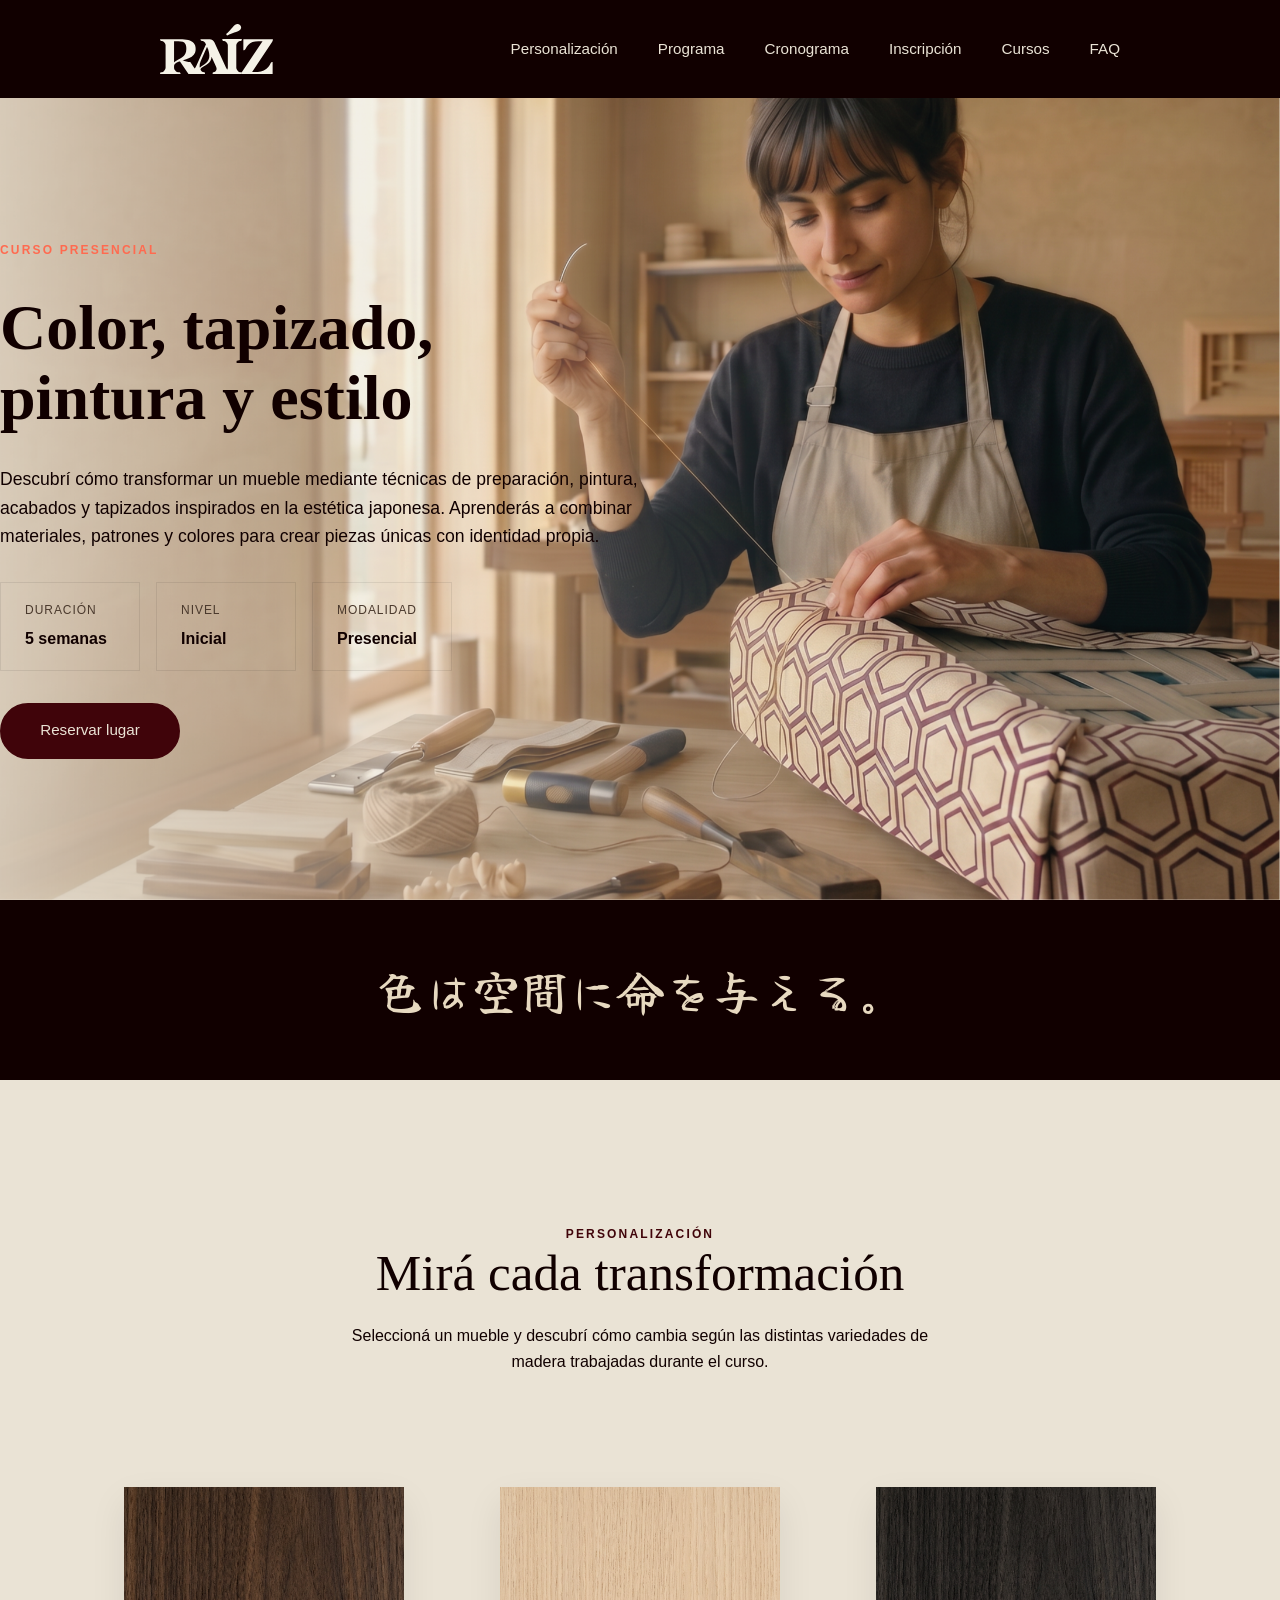
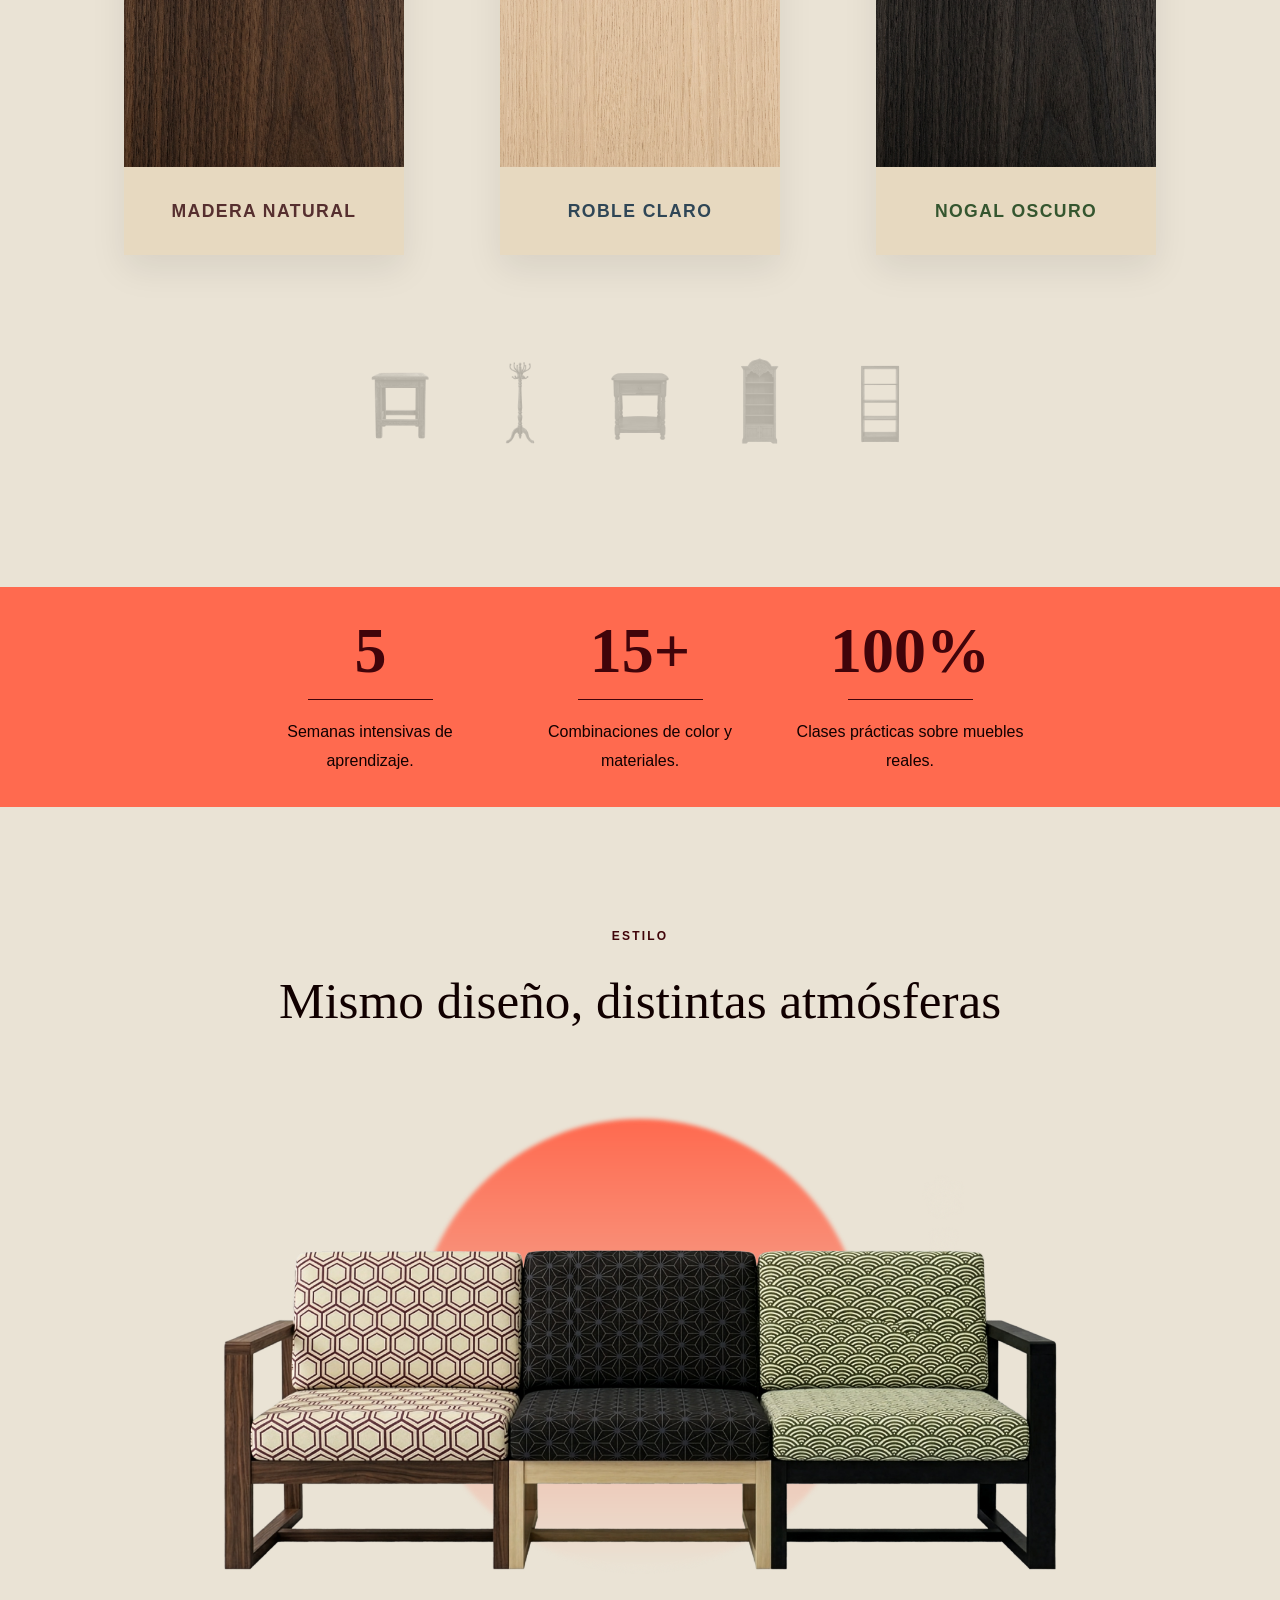
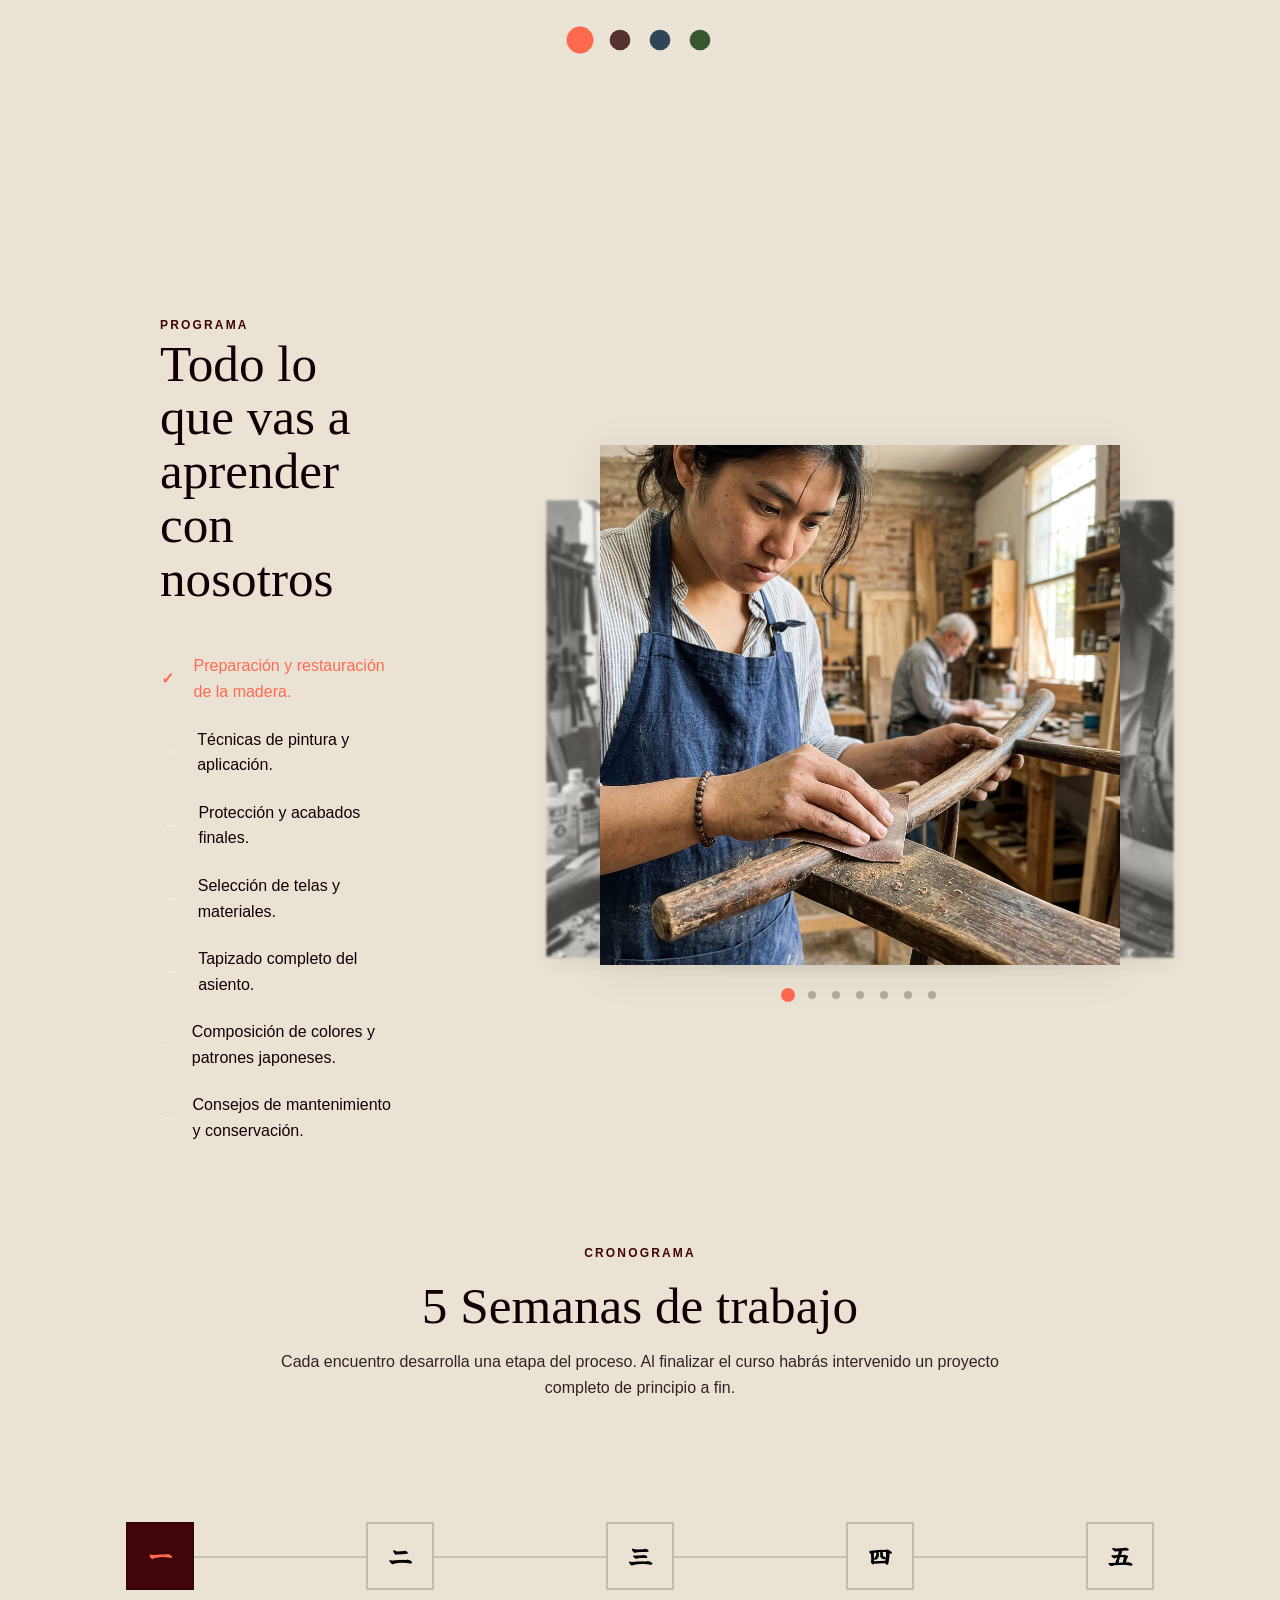
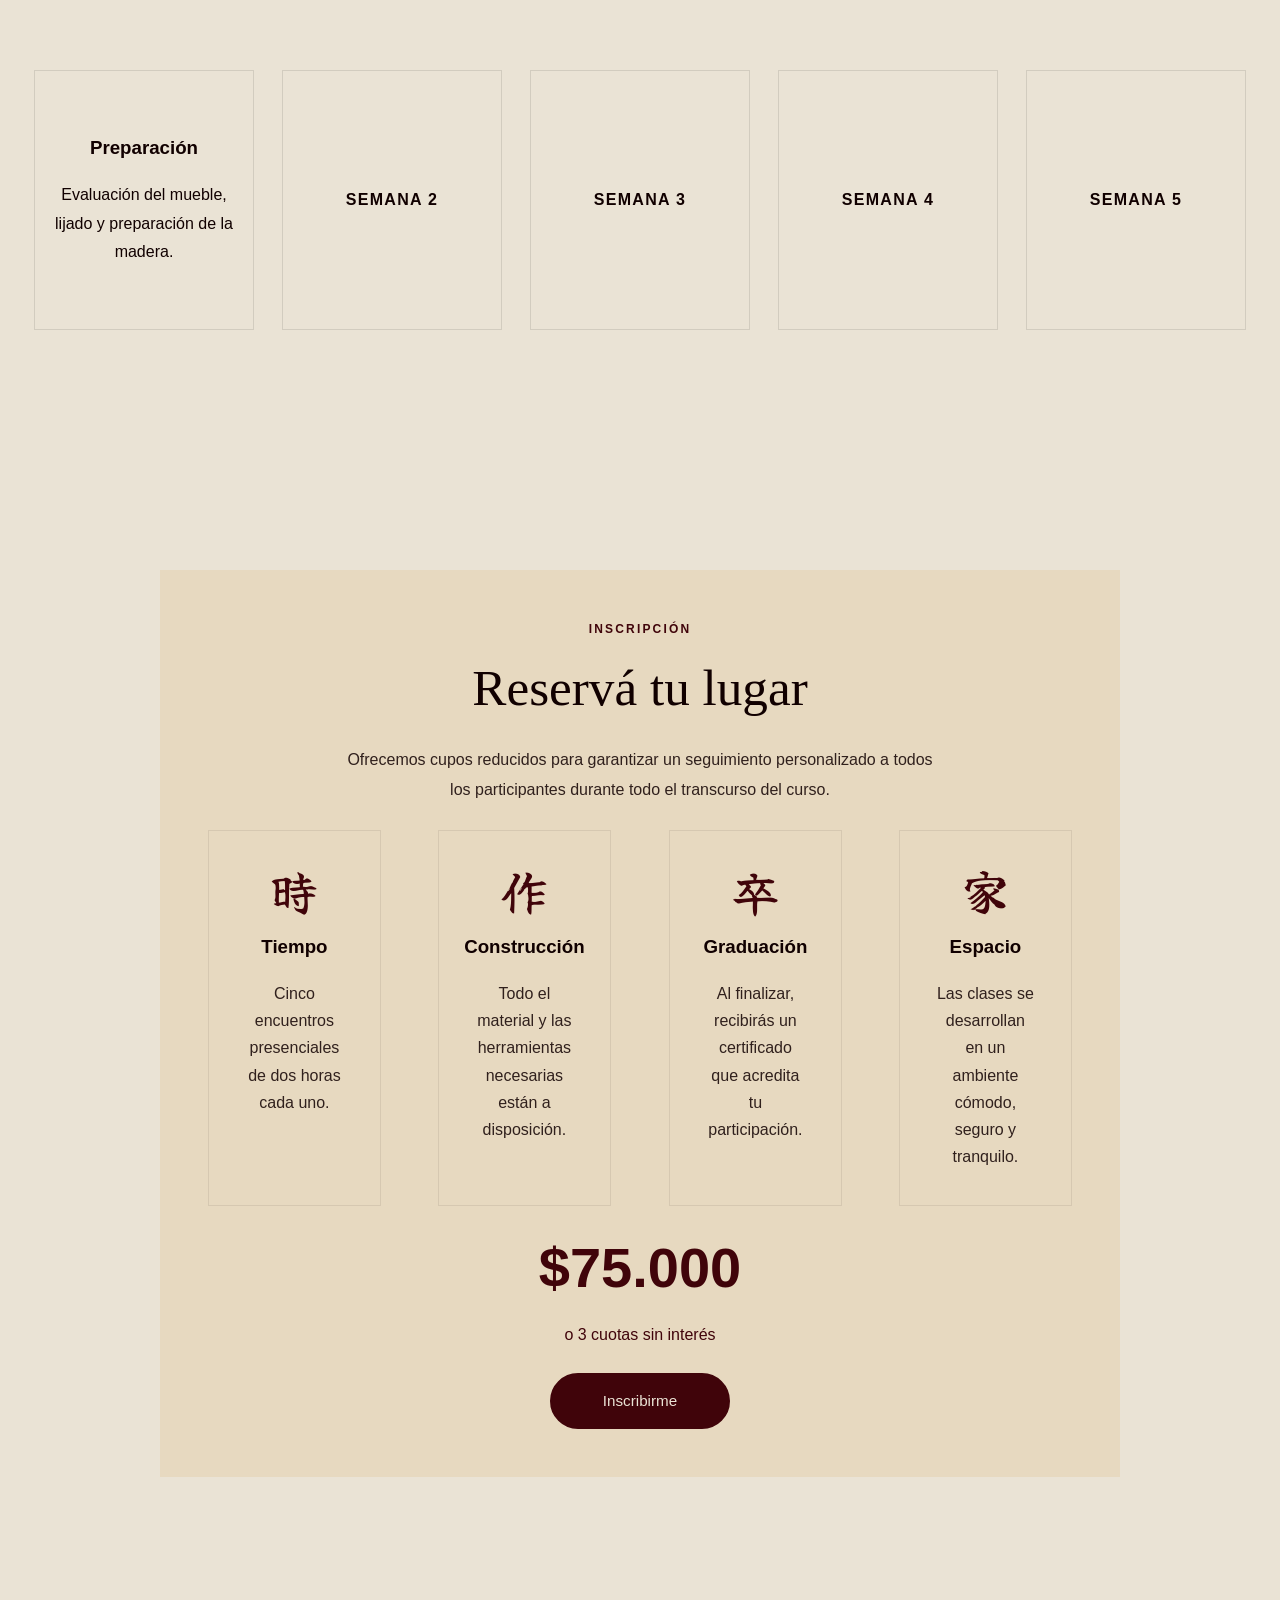
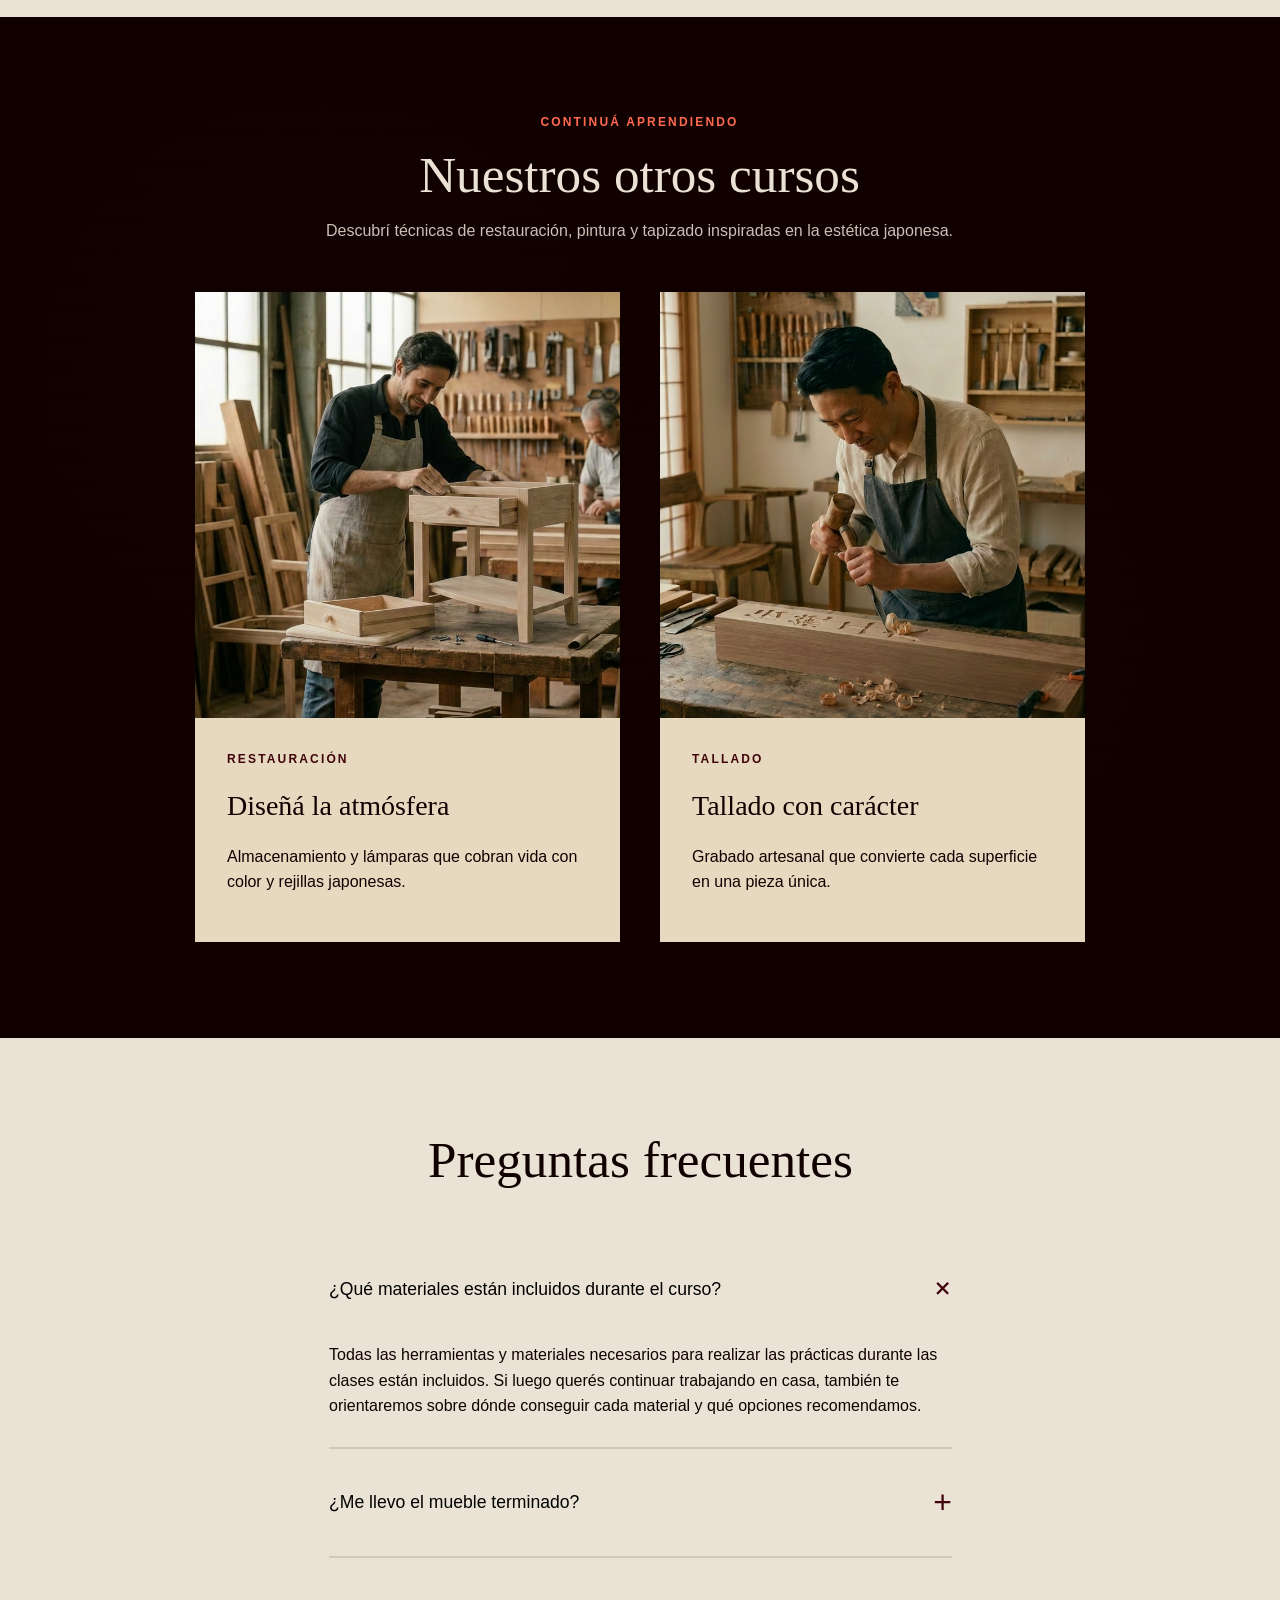
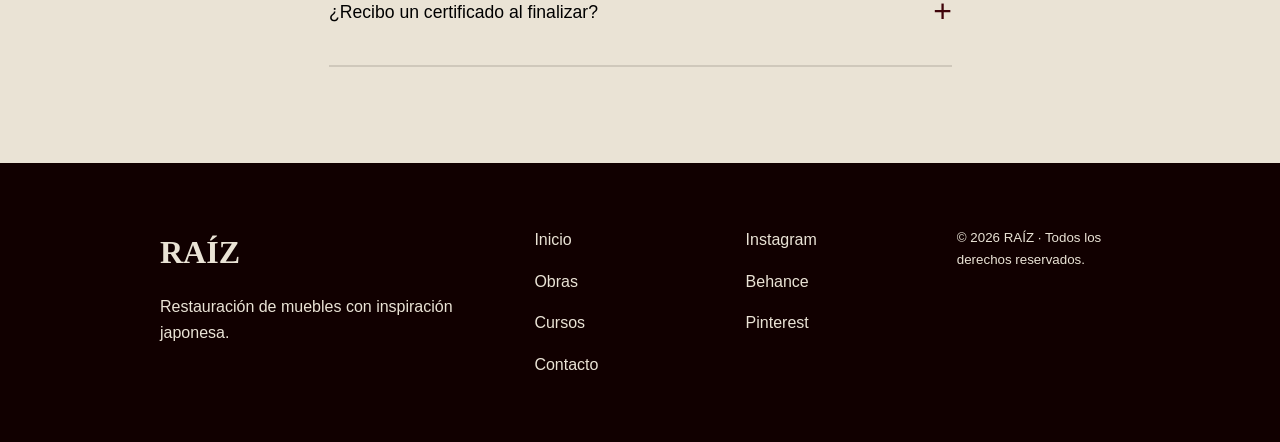
<file: detalle/detalle.html>
<!DOCTYPE html>
<html lang="es">

<head>

    <meta charset="UTF-8">
    <meta name="viewport" content="width=device-width, initial-scale=1.0">

    <title>Curso de Color, Tapizado y Pintura</title>

    <!-- Tipografías -->
    <link rel="preconnect" href="https://fonts.googleapis.com">
    <link rel="preconnect" href="https://fonts.gstatic.com" crossorigin>

    <link href="https://fonts.googleapis.com/css2?family=Cormorant+Garamond:wght@300;400;500;600;700&family=Yuji+Boku&display=swap" rel="stylesheet">

    <!-- CSS -->
    <link rel="stylesheet" href="../style.css">
    <link rel="stylesheet" href="detalle.css">

</head>

<body>



<!--=========================================
                CURSOR
==========================================-->

<div class="cursor-dot"></div>
<div class="cursor-outline"></div>



<!--=========================================
                NAVBAR
==========================================-->

<header
    id="header"
    class="header">

    <div class="container">

        <a
            href="#hero"
            class="logo">

            <img class="logoimagen" src="../imagenes/hero/marca.svg" alt="">

        </a>



        <nav
            class="nav"
            aria-label="Navegación principal">

            <ul class="nav-list">

                <li class="nav-item">

                    <a
                        href="#showcase"
                        class="nav-link">

                        Personalización

                    </a>

                </li>

                <li class="nav-item">

                    <a
                        href="#program"
                        class="nav-link">

                        Programa

                    </a>

                </li>

                <li class="nav-item">

                    <a
                        href="#crono"
                        class="nav-link">

                        Cronograma

                    </a>

                </li>

                <li class="nav-item">

                    <a
                        href="#inscri"
                        class="nav-link">

                        Inscripción

                    </a>

                </li>

                <li class="nav-item">

                    <a
                        href="#courses"
                        class="nav-link">

                        Cursos 

                    </a>

                </li>

                <li class="nav-item">

                    <a
                        href="#faq"
                        class="nav-link">

                        FAQ

                    </a>

                </li>

            </ul>

        </nav>

    </div>

</header>





<!--=========================================
                HERO
==========================================-->

<section id="hero" class="course-hero">

    <div class="container4 hero-grid">


        <!-- TEXTO -->

        <div class="hero-content2">

            <p class="section-tag-hero depth-header">

                Curso Presencial

            </p>


            <h1 class="hero-title depth-content">

                Color, tapizado, pintura y estilo 

            </h1>


            <p class="hero-description2 depth-content">

                Descubrí cómo transformar un mueble mediante técnicas de preparación,
                pintura, acabados y tapizados inspirados en la estética japonesa.
                Aprenderás a combinar materiales, patrones y colores para crear piezas
                únicas con identidad propia.

            </p>



            <div class="hero-badges">

                <div class="badge">

                    <span>Duración</span>

                    <strong>5 semanas</strong>

                </div>

                <div class="badge">

                    <span>Nivel</span>

                    <strong>Inicial</strong>

                </div>

                <div class="badge">

                    <span>Modalidad</span>

                    <strong>Presencial</strong>

                </div>

            </div>



            <div class="hero-buttons">

                <a href="#inscri" class="button button-secondary">

                    Reservar lugar

                </a>

            </div>

        </div>


    </div>

</section>

<!--==================================================
                    SEPARADOR
===================================================-->

<section
    id="separator2"
    class="separator2 reveal">

    <div class="container2 depth-content">

        <div class="separator-text2">

            <span class="separator-japanese2">

                色は空間に命を与える。

            </span>

            <span class="separator-spanish2">

                El color da vida a los espacios.

            </span>

        </div>

    </div>

</section>

<!--=========================================
            VISUALIZADOR DE MUEBLES
==========================================-->

<section class="course-showcase reveal" id="showcase">

    <div class="container2">

        <div class="showcase-header">

            <p class="section-tag">

                Personalización

            </p>

            <h2 class="section-title"> 

                Mirá cada transformación 

            </h2>

            <p class="showcase-description">

                Seleccioná un mueble y descubrí cómo cambia según
                las distintas variedades de madera trabajadas durante el curso.

            </p>

        </div>



        <!--==================================
                    TARJETAS
        ===================================-->

        <div class="showcase-grid reveal">

            <!-- ROJO -->

            <article class="showcase-card showcase-red reveal">

                <div class="showcase-image">

                    <img
                        id="showcase-red-image"
                        src="../imagenes/fotocursos/madera_1.webp"
                        alt="Madera oscura">

                </div>

                <div class="showcase-info">

                    <span class="showcase-label">

                        Madera Natural

                    </span>

                </div>

            </article>



            <!-- AZUL -->

            <article class="showcase-card showcase-blue reveal">

                <div class="showcase-image">

                    <img
                        id="showcase-blue-image"
                        src="../imagenes/fotocursos/madera_2.webp"
                        alt="Madera clara">

                </div>

                <div class="showcase-info">

                    <span class="showcase-label2">

                        Roble claro

                    </span>

                </div>

            </article>



            <!-- VERDE -->

            <article class="showcase-card showcase-green reveal">

                <div class="showcase-image">

                    <img
                        id="showcase-green-image"
                        src="../imagenes/fotocursos/madera_3.webp"
                        alt="Madera Negra">

                </div>

                <div class="showcase-info">

                    <span class="showcase-label3">

                        Nogal Oscuro

                    </span>

                </div>

            </article>

        </div>



        <!--==================================
                SELECTOR MUEBLES
        ===================================-->

        <div class="showcase-selector reveal">

            <button
                class="selector-item"
                data-furniture="chair">

                <img
                    src="../imagenes/muebles/colores/banquito_mini.webp"
                    alt="Silla">

            </button>



            <button
                class="selector-item"
                data-furniture="lamp">

                <img
                    src="../imagenes/muebles/colores/perchero_mini.webp"
                    alt="Lámpara">

            </button>



            <button
                class="selector-item"
                data-furniture="table">

                <img
                    src="../imagenes/muebles/colores/mesita_mini.webp"
                    alt="Mesa">

            </button>



            <button
                class="selector-item"
                data-furniture="shelf">

                <img
                    src="../imagenes/muebles/colores/armario_mini.webp"
                    alt="Estantería">

            </button>



            <button
                class="selector-item"
                data-furniture="bench">

                <img
                    src="../imagenes/muebles/colores/estante_mini.webp"
                    alt="Banco">

            </button>

        </div>

    </div>

</section>

<!--=========================================
                STATS
==========================================-->

<section id="stats" class="course-stats reveal">

    <div class="container">

        <div class="stats-grid">

            <article class="stat-card">

                <span class="stats-number reveal">

                    5

                </span>

                <span class="stats-line"></span>

                <p class="stats-text2">

                    Semanas intensivas
                    de aprendizaje.

                </p>

            </article>



            <article class="stat-card reveal">

                <span class="stats-number">

                    15+

                </span>

                <span class="stats-line"></span>

                <p class="stats-text2"> 

                    Combinaciones de
                    color y materiales.

                </p>

            </article>



            <article class="stat-card reveal">

                <span class="stats-number">

                    100%

                </span>

                <span class="stats-line"></span>

                <p class="stats-text2">

                    Clases prácticas
                    sobre muebles reales.

                </p>

            </article>

        </div>

    </div>

</section>

<!--==================================================
                COLOR Y TAPIZADO
===================================================-->

<section class="detail-style reveal">

    <!-- Fondo que cambia -->
    <div class="detail-style-background"></div>

    <div class="container2">

        <div class="detail-style-content reveal">

            <div class="section-header">

                <p class="section-tag">

                    Estilo

                </p>

                <h2 class="section-title">
                    Mismo diseño, distintas atmósferas
                </h2>

            </div>

            <div class="detail-style-visual reveal">

                <!-- Círculo -->
                <div class="detail-hero-circle"></div>

                <!-- Sillón -->
                <div class="detail-hero-sofa">

                    <!-- CAMBIAR ESTA IMAGEN DESDE JS -->
                    <img
                        id="style-sofa"
                        src="../imagenes/hero/sillon_detalle.webp"
                        alt="Sillón">

                </div>

                <!-- Kanji -->
                <div
                    id="style-kanji"
                    class="detail-style-kanji">

                    家具

                </div>

            </div>

            <!-- Botones -->
            <div class="detail-style-controls">

                <button
                    class="detail-style-btn active"
                    data-style="default"
                    data-color="#F29A2E">
                </button>

                <button
                    class="detail-style-btn"
                    data-style="red"
                    data-color="#562F2F">
                </button>

                <button
                    class="detail-style-btn"
                    data-style="blue"
                    data-color="#2F4656">
                </button>

                <button
                    class="detail-style-btn"
                    data-style="green"
                    data-color="#35562F">
                </button>

            </div>

        </div>

    </div>

</section>


<!--=========================================
            QUÉ INCLUYE EL CURSO
==========================================-->

<section id="program" class="course-content reveal" id="contenido">

    <div class="container">

        <div class="content-grid">

            <div class="content-text">

                <p class="section-tag">

                    Programa

                </p>

                <h2 class="section-title2">

                    Todo lo que vas a aprender con nosotros 

                </h2>

                <ul class="content-list">

    <li class="program-item active" data-program="1">
        <span class="program-icon">✓</span>
        <span>Preparación y restauración de la madera.</span>
    </li>

    <li class="program-item" data-program="2">
        <span class="program-icon">−</span>
        <span>Técnicas de pintura y aplicación.</span>
    </li>

    <li class="program-item" data-program="3">
        <span class="program-icon">−</span>
        <span>Protección y acabados finales.</span>
    </li>

    <li class="program-item" data-program="4">
        <span class="program-icon">−</span>
        <span>Selección de telas y materiales.</span>
    </li>

    <li class="program-item" data-program="5">
        <span class="program-icon">−</span>
        <span>Tapizado completo del asiento.</span>
    </li>

    <li class="program-item" data-program="6">
        <span class="program-icon">−</span>
        <span>Composición de colores y patrones japoneses.</span>
    </li>

    <li class="program-item" data-program="7">
        <span class="program-icon">−</span>
        <span>Consejos de mantenimiento y conservación.</span>
    </li>

</ul>

</div>



            <div class="content-image">

            <div class="program-gallery">

        <div class="program-card active" data-program="1">
            <img src="../imagenes/fotogaleria/gale_8.webp" alt="">
        </div>

        <div class="program-card" data-program="2">
            <img src="../imagenes/fotogaleria/gale_9.webp" alt="">
        </div>

        <div class="program-card" data-program="3">
            <img src="../imagenes/fotogaleria/gale_10.webp" alt="">
        </div>

        <div class="program-card" data-program="4">
            <img src="../imagenes/fotogaleria/gale_11.webp" alt="">
        </div>

        <div class="program-card" data-program="5">
            <img src="../imagenes/fotogaleria/gale_12.webp" alt="">
        </div>

        <div class="program-card" data-program="6">
            <img src="../imagenes/fotogaleria/gale_13.webp" alt="">
        </div>

        <div class="program-card" data-program="7">
            <img src="../imagenes/fotogaleria/gale_14.webp" alt=""> 
        </div>

        </div>

        <div class="gallery-indicator">

    <span class="gallery-dot"></span>
    <span class="gallery-dot"></span>
    <span class="gallery-dot"></span>
    <span class="gallery-dot"></span>
    <span class="gallery-dot"></span>
    <span class="gallery-dot"></span>
    <span class="gallery-dot"></span>

</div>

        </div>

        </div>

    </div> 

</section>


<!--=========================================
            TIMELINE
==========================================-->

<section id="crono" class="course-timeline section reveal">

    <div class="container2">

        <div class="section-header">

            <p class="section-tag">
                Cronograma
            </p>

            <h2 class="section-title">
                5 Semanas de trabajo 
            </h2>

            <p class="section-description">
                Cada encuentro desarrolla una etapa del proceso. Al finalizar el curso habrás intervenido un proyecto completo de principio a fin.
            </p>

        </div>


        <!--==================================
                LÍNEA + STOPS
        ===================================-->

        <div class="timeline-navigation reveal">

            <div class="timeline-track">

                <span class="timeline-segment" data-segment="1"></span>

                <span class="timeline-segment" data-segment="2"></span>

                <span class="timeline-segment" data-segment="3"></span>

                <span class="timeline-segment" data-segment="4"></span>

            </div>


            <div class="timeline-stops">

        <button class="timeline-stop" data-step="1"><span class="feature-kanji2">一</span></button>

        <button class="timeline-stop" data-step="2"><span class="feature-kanji2">二</span></button>

        <button class="timeline-stop" data-step="3"><span class="feature-kanji2">三</span></button>

        <button class="timeline-stop" data-step="4"><span class="feature-kanji2">四</span></button>

        <button class="timeline-stop" data-step="5"><span class="feature-kanji2">五</span></button>

            </div>

    </div>



        <!--==================================
                TARJETAS
        ===================================-->

        <div class="timeline-cards reveal">


            <!-- Semana 1 -->

            <article class="timeline-card active" data-card="1">

                <div class="timeline-card-inner">

                    <div class="timeline-front">

                        <span class="timeline-week">

                            Semana 1

                        </span>

                    </div>

                    <div class="timeline-back">

                        <h3>

                            Preparación

                        </h3>

                        <p>

                            Evaluación del mueble, lijado y preparación de la madera.

                        </p>

                    </div>

                </div>

            </article>




            <!-- Semana 2 -->

            <article class="timeline-card" data-card="2">

                <div class="timeline-card-inner">

                    <div class="timeline-front">

                        <span class="timeline-week">

                            Semana 2

                        </span>

                    </div>

                    <div class="timeline-back">

                        <h3>

                            Pintura

                        </h3>

                        <p>

                           Aplicación, elección del color y corrección de imperfecciones.

                        </p>

                    </div>

                </div>

            </article>




            <!-- Semana 3 -->

            <article class="timeline-card" data-card="3">

                <div class="timeline-card-inner">

                    <div class="timeline-front">

                        <span class="timeline-week">

                            Semana 3

                        </span>

                    </div>

                    <div class="timeline-back">

                        <h3>

                            Acabados

                        </h3>

                        <p>

                            Sellado, barnices y terminaciones según el estilo elegido.

                        </p>

                    </div>

                </div>

            </article>




            <!-- Semana 4 -->

            <article class="timeline-card" data-card="4">

                <div class="timeline-card-inner">

                    <div class="timeline-front">

                        <span class="timeline-week">

                            Semana 4

                        </span>

                    </div>

                    <div class="timeline-back">

                        <h3>

                            Tapizados

                        </h3>

                        <p>

                            Selección de telas, espuma, tensión del tejido y montaje del asiento.

                        </p>

                    </div>

                </div>

            </article>




            <!-- Semana 5 -->

            <article class="timeline-card" data-card="5">

                <div class="timeline-card-inner">

                    <div class="timeline-front">

                        <span class="timeline-week">

                            Semana 5

                        </span>

                    </div>

                    <div class="timeline-back">

                        <h3>

                            Retoques finales

                        </h3>

                        <p>

                            Ajustes finales, montaje, revisión y presentación del mueble terminado.

                        </p>

                    </div>

                </div>

            </article>


        </div>

    </div>

</section>

<!--=========================================
            COMPRAR CURSO
==========================================-->

<section id="inscri" class="course-buy reveal" id="comprar">

    <div class="container">

        <div class="buy-card">

            <div class="buy-info">

                <p class="section-tag">

                    Inscripción

                </p>

                <h2 class="section-title2">

                    Reservá tu lugar

                </h2>

                <p class="section-description">

                    Ofrecemos cupos reducidos para garantizar
                    un seguimiento personalizado a todos los participantes
                    durante todo el transcurso del curso. 

                </p>

                <div class="course-features">

    <article class="feature-card reveal">

        <span class="feature-kanji">
            時
        </span>

        <h3>Tiempo</h3>

        <p class="section-description">

            Cinco encuentros presenciales de dos horas cada uno.

        </p>

    </article>



    <article class="feature-card reveal">

        <span class="feature-kanji">
            作
        </span>

        <h3>Construcción</h3>

        <p class="section-description">

            Todo el material y las herramientas necesarias están a disposición.

        </p>

    </article>



    <article class="feature-card reveal">

        <span class="feature-kanji">
            卒
        </span>

        <h3>Graduación</h3>

        <p class="section-description">

            Al finalizar, recibirás un certificado que acredita tu participación.
        </p>

    </article>



    <article class="feature-card reveal">

        <span class="feature-kanji">
            家
        </span>

        <h3>Espacio</h3>

        <p class="section-description">

            Las clases se desarrollan en un ambiente cómodo, seguro y tranquilo.

        </p>

    </article>

</div>

            </div>



            <div class="buy-price">

                <h3>

                    $75.000 

                </h3>

                <p class="section-description3">

                    o 3 cuotas sin interés

                </p>

                <a href="../index.html" class="button button-secondary">

                    Inscribirme

                </a>

            </div>

        </div>

    </div>

</section>



<!--==================================================
                    CURSOS
===================================================-->

<section
    id="courses"
    class="section section-dark courses reveal">

    </div>

    <div class="container2 reveal">

        <div class="section-header reveal depth-header">

            <span class="section-tag">

                Continuá aprendiendo

            </span>

            <h2 class="section-title">

                Nuestros otros cursos 

            </h2>

            <p class="section-description">

                Descubrí técnicas de restauración, pintura y tapizado inspiradas en la estética japonesa.

            </p>

        </div>

        <div class="courses-grid reveal depth-content">




<!--==================================================
                    CURSO 01
===================================================-->

<article
    class="card course-card"
    data-course="1">

    <div class="card-inner">

        <!--==================================================
                        FRENTE
        ===================================================-->

        <div class="card-front">

            <div class="course-image-wrapper">

                <img
                    src="../imagenes/fotocursos/curso_1.png"
                    alt="Curso inicial"
                    class="card-image course-image">

            </div>

            <div class="card-overlay"></div>

            <div class="card-content3">

                <span class="card-tag">

                    RESTAURACIÓN

                </span>

                <h3 class="card-title">

                    Diseñá la atmósfera

                </h3>

                <p class="card-subtitle">

                    Almacenamiento y lámparas que cobran vida con color y rejillas japonesas.

                </p>

                <div class="course-extra">

                    <ul>

                        <li class="listacartas">Explorás técnicas de tallado artesanal.</li>

                        <li class="listacartas">Diseñás detalles únicos en superficies de madera.</li>

                        <li class="listacartas">Transformás muebles en piezas de autor.</li>

                    </ul>

                    <h4>$95.000 ARS</h4>

                    <button class="button button-secondary">

                        <a href="../index.html">

                            Ver curso

                        </a>

                    </button>


                </div>

            </div>

        </div>

    </div>

</article>


<!--==================================================
                    CURSO 03
===================================================-->

<article
    class="card course-card"
    data-course="3">

    <div class="card-inner">

        <!--==================================================
                        FRENTE
        ===================================================-->

        <div class="card-front">

            <div class="course-image-wrapper">

                <img
                    src="../imagenes/fotocursos/curso_3.png"
                    alt="Curso profesional"
                    class="card-image course-image">

            </div>

            <div class="card-overlay"></div>

            <div class="card-content3">

                <span class="card-tag">

                    TALLADO

                </span>

                <h3 class="card-title">

                    Tallado con carácter

                </h3>

                <p class="card-subtitle">

                    Grabado artesanal que convierte cada superficie en una pieza única.

                </p>

                <div class="course-extra">

                    <ul>

                        <li class="listacartas">Explorás técnicas de tallado artesanal.</li>

                        <li class="listacartas">Detalles únicos en superficies de madera.</li>

                        <li class="listacartas">Transformás muebles en piezas de autor.</li>

                    </ul>

                    <h4>$55.000 ARS</h4>

                    <button class="button button-secondary">

                        <a href="../index.html">

                            Ver curso

                        </a>

                    </button>

                </div>

            </div>

        </div>


    </div>

</article>

        </div>

    </div>

</section>

<!--==================================================
                        FAQ
===================================================-->

<section
    id="faq"
    class="section faq reveal">

    <div class="container2 reveal">

        <div class="section-header reveal depth-header">

            <h2 class="section-title">

                Preguntas frecuentes 

            </h2>

        </div>

        <div class="faq-list reveal depth-content">

            <article class="faq-item active">

                <button
                    class="faq-question"
                    type="button">

                    <span>¿Qué materiales están incluidos durante el curso?</span>

                    <span class="faq-icon">+</span>

                </button>

                <div class="faq-answer">

                    <p>

                        Todas las herramientas y materiales necesarios para realizar las prácticas durante las clases están incluidos. Si luego querés continuar trabajando en casa, también te orientaremos sobre dónde conseguir cada material y qué opciones recomendamos.

                    </p>

                </div>

            </article>



            <article class="faq-item">

                <button
                    class="faq-question"
                    type="button">

                    <span>¿Me llevo el mueble terminado?</span>

                    <span class="faq-icon">+</span>

                </button>

                <div class="faq-answer">

                    <p>

                        Sí. Durante el curso trabajarás sobre un proyecto completo y al finalizar podrás llevarte tu mueble restaurado, pintado y tapizado como resultado del aprendizaje realizado en clase.

                    </p>

                </div>

            </article>



            <article class="faq-item">

                <button
                    class="faq-question"
                    type="button">

                    <span>¿Recibo un certificado al finalizar?</span>

                    <span class="faq-icon">+</span>

                </button>

                <div class="faq-answer">

                    <p>

                        Sí. Una vez completado el curso recibirás un certificado de participación que acredita los conocimientos y las técnicas aprendidas durante la capacitación.

                    </p>

                </div>

            </article>

        </div>

    </div>

</section>



<!--==================================================
                        FOOTER
===================================================-->

<footer
    class="footer">

    <div class="container">

        <div class="footer-brand">

            <h3 class="footer-logo">

                RAÍZ

            </h3>

            <p>

                Restauración de muebles con inspiración japonesa.

            </p>

        </div>



        <nav
            class="footer-nav">

            <a href="#hero">

                Inicio

            </a>

            <a href="#works">

                Obras

            </a>

            <a href="#courses">

                Cursos

            </a>

            <a href="#contact">

                Contacto

            </a>

        </nav>



        <div class="footer-social">

            <a href="#" aria-label="Instagram">

                Instagram

            </a>

            <a href="#" aria-label="Behance">

                Behance

            </a>

            <a href="#" aria-label="Pinterest">

                Pinterest

            </a>

        </div>



        <div class="footer-legal">

            <small>

                © 2026 RAÍZ · Todos los derechos reservados.

            </small>

        </div>

    </div>

</footer>




<!--=========================================
                SCRIPTS
==========================================-->

<script src="../script.js"></script>

<script src="detalle.js"></script> 

</body>

</html>
</file>
<file: style.css>
/*==================================================
                    VARIABLES
==================================================*/

:root {

    /*==============================
            COLORS
    ==============================*/

    --color-light: #EAE3D5;
    --color-dark: #110000;
    --color-primary: #e7d9c0;
    --color-secondary: #A7846A;
    --color-tertiary: #4A392D;
    --color-accent: #FF6A4F;
    --color-accent2: #E00000;
    --color-accent3: #40040A;

    --color-white: #EAE3D5;
    --color-black: #1F1E1D;

    --glass: rgba(245, 242, 231, .22);
    --glass-border: rgba(245, 242, 231, 0.75);

    /*==============================
            TYPOGRAPHY
    ==============================*/

    --font-display: "EB Garamond", serif;
    --font-japanese: "Yuji Boku", serif;
    --font-body: "Inter", sans-serif;

    --fs-hero: clamp(4rem, 5vw, 5rem);
    --fs-title: clamp(3rem, 4vw, 4.5rem);
    --fs-h3: 1.75rem;
    --fs-body: 1rem;
    --fs-small: .875rem;
    --fs-tag: .75rem;

    --fw-light: 300;
    --fw-regular: 400;
    --fw-medium: 500;
    --fw-semibold: 600;
    --fw-bold: 700;

    /*==============================
            SPACING
    ==============================*/

    --space-8: .5rem;
    --space-16: 1rem;
    --space-24: 1.5rem;
    --space-32: 2rem;
    --space-48: 3rem;
    --space-64: 4rem;
    --space-96: 6rem;
    --space-128: 8rem;

    /*==============================
            LAYOUT
    ==============================*/

    --container-width: 75%;
    --container-max: 1440px;

    --section-height: 90vh;

    /*==============================
            BORDERS
    ==============================*/

    --radius-sm: 16px;
    --radius-md: 24px;
    --radius-lg: 32px;
    --radius-full: 999px;

    /*==============================
            SHADOWS
    ==============================*/

    --shadow-sm: 0 6px 40px rgba(0,0,0,.08);

    --shadow-md: 0 16px 80px rgba(0,0,0,.12);

    --shadow-lg: 0 30px 100px rgba(0,0,0,.18);

    /*==============================
            TRANSITIONS
    ==============================*/

    --transition-fast: .25s ease;

    --transition: .45s ease;

    --transition-slow: .8s ease;

}


/*==================================================
                    RESET
==================================================*/

*,
*::before,
*::after{

    margin:0;
    padding:0;
    box-sizing:border-box;

}

html{

    scroll-behavior:smooth;

}

body{

    background:var(--color-light);

    color:var(--color-dark);

    font-family:var(--font-body);

    font-size:var(--fs-body);

    font-weight:var(--fw-regular);

    line-height:1.6;

    overflow-x:hidden;

    text-rendering:optimizeLegibility;

    -webkit-font-smoothing:antialiased;

}

img{

    display:block;

    width:100%;

    height:auto;

    object-fit:cover;

}



picture{

    display:block;

}

button,
input,
textarea{

    border:none;

    outline:none;

    background:none;

    font:inherit;

}

button{

    cursor:pointer;

}

a{

    color:inherit;

    text-decoration:none;

}

ul{

    list-style:none;

}


/*==================================================
                    BASE
==================================================*/

main{

    position:relative;

}

section{

    position:relative;

    overflow:hidden;

}

.container{

    width:min(var(--container-width), var(--container-max));

    margin-inline:auto;

    display: flex;

    justify-content: center;


}

.container2 {

    display: flex;

    align-items: center;

    flex-direction: column;

    max-width: 1620px; 


}

.container3 {

    gap: 1.5rem; 

}

.section{

    display:flex;

    align-items:center;

    padding:var(--space-96) 0;

    justify-content: center;

    flex-direction: column;

}

.section-dark{

    background:var(--color-accent3);

    color:var(--color-light);

}

.content-background{

    position:relative;

    background-position:center;

    background-repeat:no-repeat;

    background-size:cover;

}


/*==================================================
                    TYPOGRAPHY
==================================================*/

.hero-title{

    font-family:var(--font-display);

    font-size:var(--fs-hero);

    font-weight:var(--fw-semibold);

    line-height:1.1;


}

.section-title{

    font-family:var(--font-display);

    font-size:var(--fs-title);

    font-weight:var(--fw-medium);

    line-height:1.05;

    max-width: 1400px;

    text-align: center;

}

.section-title2 {

    font-family:var(--font-display);

    font-size:var(--fs-title);

    font-weight:var(--fw-medium);

    line-height:1.05;

    max-width: 1400px;

    text-align: center;

    text-align: left;

    gap: var(--space-8);

}

.card-title{

    font-family:var(--font-display);

    font-size:var(--fs-h3);

    font-weight:var(--fw-medium);

}

.section-description,
.hero-description,
.card-description{

    max-width:85ch;

    opacity:.85;

    text-align: center;

}

.section-tag,
.card-tag{

    display:inline-flex;

    align-items:center;

    gap:var(--space-8);

    color:var(--color-accent3);

    font-size:var(--fs-tag);

    font-weight:var(--fw-semibold);

    letter-spacing:.18em;

    text-transform:uppercase;

}

.section-dark .section-tag{

    color:var(--color-accent);

}

.section-tag-hero {

    color:var(--color-accent);

    display:inline-flex;

    align-items:center;

    gap:var(--space-8);

    font-size:var(--fs-tag);

    font-weight:var(--fw-semibold);

    letter-spacing:.18em;

    text-transform:uppercase;

}

.card-number{

    font-family:var(--font-display);

    font-size:3rem;

    font-weight:var(--fw-bold);

}

.card-description2 {

    text-align: left;

    color: var(--color-light);

}


/*==================================================
                SECTION HEADER
==================================================*/

.section-header{

    display:flex;

    flex-direction:column;

    gap:var(--space-16);

    margin-bottom:var(--space-32); 

    align-items: center;


}

/*==================================================
                BUTTONS
==================================================*/

.button{

    display:inline-flex;

    align-items:center;

    justify-content:center;

    gap:var(--space-8);

    min-width:180px;

    height:56px;

    padding:0 var(--space-32);

    border:2px solid transparent;

    border-radius:var(--radius-full);

    font-size:.95rem;

    font-weight:var(--fw-medium);

    transition:
        background var(--transition),
        color var(--transition),
        border-color var(--transition),
        transform var(--transition-fast),
        box-shadow var(--transition);

}

.button:hover{

    box-shadow:var(--shadow-md);

}

.button-primary{

    background:var(--color-light);

    color:var(--color-accent3);

    border-color:var(--color-accent3);

}

.button-primary:hover{

    color:var(--color-accent);

    border-color:var(--color-accent);

    background-color: var(--color-accent3);

    transform:translateY(-4px) scale(1.02);

}

.button-secondary{

    color:var(--color-light);

    border:2px solid var(--color-accent3);

    background:var(--color-accent3);

}

.button-secondary:hover{

    background:var(--color-accent);

    color:var(--color-dark);

    border-color:var(--color-accent);

}


/*==================================================
                    CARDS
==================================================*/

.card{

    position:relative;

    perspective:1800px;

}

.card-inner{

    position:relative;

    width:100%;

    height:100%;

    transform-style:preserve-3d;

    transition:transform .8s cubic-bezier(.2,.8,.2,1);
    

}

.card.is-flipped .card-inner{

    transform:rotateY(180deg);

}

.card-front,
.card-back{

    position:absolute;

    inset:0;

    overflow:hidden;

    backface-visibility:hidden;

    -webkit-backface-visibility:hidden;

    background:var(--color-primary);

    box-shadow: var(--shadow-md);

}

.card-back{

    transform:rotateY(180deg);

    position:relative;
    
    background-color: var(--color-accent3);

}

.card-image{

    width:100%;

    height:100%;

    object-fit:cover;

    transition:
        transform .7s ease,
        filter .7s ease;

}

.card:hover .card-image{

    transform:scale(1);

}

.card-overlay{

    position:absolute;

    inset:0;

}

.card-content{

    position:absolute;

    left:0;

    right:0;

    bottom:0;

    display:flex;

    flex-direction:column;

    z-index:2;

    background-color: var(--color-accent3);

    padding: 1rem;

}

.card-content2{

    position:absolute;

    left:0;

    right:0;

    bottom:0;

    display:flex;

    flex-direction:column;

    gap:10px;

    z-index:2;

    background-color: var(--color-secondary); 

    padding: 1rem; 

}

.card-content3{

    position:absolute;

    left:0;

    right:0;

    bottom:0;

    width:100%;

    padding:28px;

    display:flex;

    flex-direction:column;

    gap:15px; 

    z-index:2;

    background-color: var(--color-primary);

    padding: 2rem; 

    color:var(--color-light);

    transition:
        transform .45s cubic-bezier(.22,.61,.36,1);

}

.course-extra{

    max-height:0;

    overflow:hidden;

    opacity:0;

    display: flex;

    flex-direction: column;

    gap: 15px;

    transition:

        max-height .45s ease,

        opacity .35s ease;

}


.course-card:not(.is-flipped):hover .course-extra{

    max-height:300px;

    opacity:1;

}


.course-image{

    width:100%;
    height:100%;

    object-fit:cover;
    object-position:center center;

    transition:
        transform .45s cubic-bezier(.22,.61,.36,1),
        object-position .45s cubic-bezier(.22,.61,.36,1),
        filter .45s cubic-bezier(.22,.61,.36,1);

}

.course-card:not(.is-flipped):hover .course-image{

    transform:scale(1.06);

    object-position:center 35%;

    filter:brightness(.88);

}

.course-image-wrapper{

    width:100%;
    height:100%;

    overflow:hidden;

    transition:height .45s cubic-bezier(.22,.61,.36,1);

}

.course-card:not(.is-flipped):hover .course-image-wrapper{

    height:60%;

}

.course-professor-image-wrapper{

    width:100%;
    height:100%;

    overflow:hidden;

    transition:height .45s cubic-bezier(.22,.61,.36,1);

}



.course-professor-content{

    max-height:0;

    overflow:hidden;

    opacity:0;

    transition:
        max-height .45s ease,
        opacity .35s ease;

}

.course-professor-back:hover .course-professor-content{

    max-height:500px;

    opacity:1;

}

.course-professor-name {
    font-family: var(--font-display);
    font-size: 1.5rem; 
    font-weight: var(--fw-bold);
}

.course-professor-speciality {
    font-weight: var(--fw-bold);
}

.course-card:hover .course-image{

    transform:scale(1.10);

}

.card-content3{

    box-shadow:

        0 -25px 45px rgba(0,0,0,.18);

}

.card-number{

    position:absolute;

    top:15px;

    right:15px;

    z-index:3;

}

.card-back{

    display:flex;

    flex-direction:column;

    justify-content:flex-end;

    gap:15px; 

    padding:2rem;

}

.course-professor-return {
    color: var(--color-light);
}

.course-professor-return:hover {
    color: var(--color-accent);
}

.course-professor-btn {
    color: var(--color-dark);
}

.course-professor-btn:hover {
    color: var(--color-accent);
}

.card-texto-atras {
    display: flex;
    flex-direction: column;
    gap: 15px; 

}

.card-description{

    font-size:.95rem;

    line-height:1.8;

    color: var(--color-light);

}


/*==================================================
                GLASS COMPONENTS
==================================================*/

.glass{

    background:var(--glass);

    border:2px solid var(--glass-border);

    backdrop-filter:blur(22px);

    -webkit-backdrop-filter:blur(22px);

}

.glass-dark{

    background:rgba(20,12,0,.28);

    border:1px solid rgba(245,242,231,.12);

    backdrop-filter:blur(22px);

}


/*==================================================
                GLOBAL HOVER
==================================================*/

.hover-lift{

    transition:
        transform var(--transition),
        box-shadow var(--transition);

}

.hover-lift:hover{

    transform:translateY(-8px);

    box-shadow:var(--shadow-lg);

}

.hover-scale{

    transition:transform var(--transition);

}

.hover-scale:hover{

    transform:scale(1.03);

}


/*==================================================
                REVEAL
==================================================*/

.reveal{

    opacity:0;

    transform:translateY(70px);

    transition:
        opacity .9s ease,
        transform .9s ease;

    will-change:transform,opacity;

}

.reveal.is-visible{

    opacity:1;

    transform:translateY(0);

}


/*==================================================
                PARALLAX
==================================================*/

.parallax-background{

    will-change:transform;

}

.parallax-content{

    will-change:transform;

}

.parallax-foreground{

    will-change:transform;

}


/*==================================================
                UTILITIES
==================================================*/

.text-center{

    text-align:center;

}

.hidden{

    display:none;

}

.no-select{

    user-select:none;

}

.full-width{

    width:100%;

}

/*==================================================
                    HEADER
==================================================*/

.header{

    position:fixed;

    top:0;
    left:0;

    width:100%;

    z-index:1000;

    padding:24px 0;

    background:var(--color-dark);

    backdrop-filter:blur(20px);
    -webkit-backdrop-filter:blur(20px);

    transition:
        background var(--transition),
        padding var(--transition),
        box-shadow var(--transition);

}

.header.scrolled{

    padding:18px 0;


}

.header .container{

    display:flex;

    align-items:center;

    justify-content:space-between;

}


img.logoimagen {
    max-height: 50px;
}

.nav-list{

    display:flex;

    align-items:center;

    gap:40px;

}

.nav-link{

    position:relative;

    color:var(--color-light);

    font-size:.95rem;

    font-weight:500;

    transition:color var(--transition);

}

.nav-link::after{

    content:"";

    position:absolute;

    left:0;
    bottom:-6px;

    width:0;

    height:2px;

    background:var(--color-accent);

    transition:width var(--transition);

}

.nav-link:hover{

    color:var(--color-accent);

}

.nav-link:hover::after{

    width:100%;

}



/*==================================================
                    HERO
==================================================*/

.hero{

    min-height:100vh;

    display:flex;

    color:var(--color-light);

    align-items: flex-start;

}

.hero-background{

    position:absolute;

    inset:0;

    z-index:-2;

}

.hero-background::after{

    content:"";

    position:absolute;

    inset:0;

}

.hero-image{

    width:100%;

    height:100%;

    object-fit:cover;

}

.hero-content{

    display:flex;

    flex-direction:column;

    gap:32px;

    max-width:1250px;
    
    align-items: center;

    margin-top: 15%;


}

.hero-description{

    font-size:1.1rem;

}

.hero-description2{

    font-size:1.1rem;
    text-align: left;

}

.hero-actions{

    display:flex;

    gap:24px;

    margin-top:8px;

}



/*==================================================
                    CONCEPT
==================================================*/

.section-dark{

    background:var(--color-dark);


}

#concept .section-header{

    max-width:920px;

}

#concept .section-description{

    max-width:850px;

    color:var(--color-light);

}

.concept-icon{

    position:relative;

}

.concept-icon::before{

    content:"";

    position:absolute;

    width:0px;

    height:0px;

    border-radius:50%;

    left:50%;

    top:50%;

    transform:translate(-50%,-50%);

    z-index:-1; 

}

.concept-japanese{

    display:block;

    font-family:var(--font-japanese);

    font-size:5rem;

    color:var(--color-accent);

}

h3.concept-title-dark {
    margin-bottom: 18px;
    font-family: var(--font-title);
    font-size: 2rem;
    color: var(--color-light);
}

p.concept-text-dark {
    color: var(--color-text-light);
    line-height: 1.8;
    color: var(--color-light);
}

.concept-grid{

    display:grid;

    grid-template-columns:repeat(3,1fr);

    gap:32px;

}

.concept-card{

    padding:40px 32px;

    text-align:center;

    transition:var(--transition);

    max-width: 350px;

}



/*==================================================
                    DIVIDER
==================================================*/

.separator{

    height:180px;

    display:flex;

    justify-content:center;

    align-items:center;

    background:var(--color-primary);

}

.separator-text{

    position:relative;

    display:flex;

    justify-content:center;

    align-items:center;

    min-width:900px;

    min-height:90px;

}

.separator-japanese,
.separator-spanish{

    position:absolute;

    left:50%;
    top:50%;

    transform:translate(-50%,-50%);

    transition:
        opacity .35s ease,
        transform .35s ease;

    white-space:nowrap;

}

.separator-japanese{

    font-family:var(--font-japanese);

    font-size:3rem;

    color:var(--color-accent3);

    opacity:1;

}

.separator-spanish{

    font-family:var(--font-display);

    font-size:3rem;

    color:var(--color-accent3); 

    opacity:0;

}

.separator:hover .separator-japanese{

    opacity:0;

    transform:translate(-50%,-50%) scale(.96);

}

.separator:hover .separator-spanish{

    opacity:1;

    transform:translate(-50%,-50%) scale(1);

}

/*==================================================
                CONTENT BACKGROUND
==================================================*/

.content-background{

    position:relative;

    background-image:url("imagenes/fondo.webp");

    background-position:center;

    background-repeat:no-repeat;

    background-size:cover;

    overflow:hidden;

}

.content-background::before{

    content:"";

    position:absolute;

    inset:0;

    background:#eae3d5da;

    pointer-events:none;

}

.content-background > *{

    position:relative;

    z-index:1;

}

.shared-background{

    position:relative;

}

.shared-background::before{

    content:"";

    position:absolute;

    inset:0;

    pointer-events:none;

    z-index:0;


}

.shared-background>*{

    position:relative;

    z-index:1;

}


/*==================================================
                    WORKS
==================================================*/

.works-grid{

    justify-content:center;

    align-items:center;

    gap:0;

    display:grid;

    grid-template-columns:repeat(5,300px);

    justify-content:center;

    align-items:center;

    gap:28px;

}

.works-grid2{

    justify-content:center;

    align-items:center;

    gap:0;

    display:grid;

    grid-template-columns:repeat(3,300px); 

    justify-content:center;

    align-items:center;

    gap:28px;

}

.work-card{

    position:relative;

    width:300px;

    height:550px;

    transition:
        transform .55s cubic-bezier(.2,.8,.2,1),
        filter .45s ease,
        z-index .45s ease;

    cursor:pointer;

    transform:
        scale(.88)
        translateY(25px);

    filter:brightness(.82);

    z-index:1;

}

.work-card:first-child{

    margin-left:0;

}

.work-card:hover{

    transform:
        scale(.98)
        translateY(0);

    z-index:5;

    filter:none;


}

.work-card.active{

    transform:
        scale(1.01)
        translateY(-12px);

    z-index:20;

    filter:none;


}

.work-card:not(.active){

    filter:saturate(.8);

}

.work-card .card-front,
.work-card .card-back{

    width:100%;

    height:100%;

}

.work-card .card-image{

    transition:
        transform .7s ease,
        filter .7s ease;

}

.work-card:hover .card-image{

    transform:scale(1.01);

}

.work-card.active .card-image{

    transform:scale(1.01);

}



/*==================================================
            WORK CONTENT
==================================================*/

.work-card .card-content{

    color:var(--color-primary);

}

.work-card .card-title{

    color:var(--color-light);

}

.work-card .card-subtitle{

    color:var(--color-primary);

}

.work-card .card-tag{

    color:var(--color-accent);

}

.work-card .card-number{

    color:var(--color-accent);

}



/*==================================================
            CUSTOMIZATION
==================================================*/

.customization-content{

    display:flex;

    flex-direction: row-reverse;
    
    align-items:center;

    gap: 75px;  

    width: 1750px;

    justify-content: center;


}

.custom-column{

    display:flex;

    flex-direction:column;

    gap:45px;

    width: 750px; 

    padding: 2rem;

    box-shadow:var(--shadow-lg);

    background-color: var(--color-primary);

}

.custom-card{

    transition:
        opacity .35s ease,
        transform .35s ease;

}

.custom-card-label{

    display:block;

    color:var(--color-accent3);

    font-size:.78rem;

    font-weight:700;

    letter-spacing:2px;

}



.custom-card-title{

    font-family:var(--font-title);

    font-size:1.7rem;

}



.custom-card-text{

    color:var(--color-text-light);

    line-height:1.8;

}

.customization-viewer{

    position:relative;

    display:flex;

    justify-content:center;

    align-items:center;

    min-height:600px;

    flex-direction: column;


}

.customization-circle{

    position:absolute;

    width:500px;

    aspect-ratio:1;

    border-radius:50%;

    background:var(--color-accent);

    box-shadow:var(--shadow-lg);

    border: 2px solid rgba(255, 255, 255, 0.438);

    transition:
        background .5s ease,
        transform .5s ease;

}

.customization-image{

    position:relative;

    width:500px;

    z-index:2;

    transition:
        opacity .45s ease,
        transform .45s ease;

}

.customization-image.change{

    opacity:0;

    transform:scale(.95);

}

.customization-image:hover{

    transform:
        scale(1.025)
        translateY(-4px);

}



/*==================================================
            COLOR BUTTONS
==================================================*/

.customization-controls{

    display:flex;

    flex-direction: row;

    gap:22px;

}

.color-button{

    width:28px;

    height:28px;

    border-radius:50%;

    border:2px solid transparent;

    transition:
        transform var(--transition),
        border-color var(--transition);

}

.color-button:hover{

    transform:scale(1.2);

}

.color-button.active{

    border-color:var(--color-light);

}

.color-button[data-color="blue"]{

    background:#562F2F;

}

.color-button[data-color="red"]{

    background:#2F4656;

}

.color-button[data-color="gold"]{

    background:#35562F; 

} 




/*==================================================
                    GALLERY
==================================================*/


.gallery {
    overflow: hidden;
}

.gallery-grid{

    display:grid;

    grid-template-columns:repeat(4,0.5fr);

    grid-auto-rows:200px;

    gap:24px;

    grid-auto-flow: column;

}

.gallery-item{

    overflow:hidden;

    box-shadow:var(--shadow-sm);

    transition:var(--transition);

}

.gallery-item img{

    width:100%;

    height:100%;

    object-fit:cover;

    filter:grayscale(100%);

    transition:

        transform .7s ease,

        filter .7s ease;

}



.gallery-item:hover{

    transform:translateY(-8px);

    box-shadow:var(--shadow-md);

}



.gallery-item:hover img{

    transform:scale(1.08);

    filter:grayscale(0);

}

.gallery-item.large{

    grid-column:span 2;

    grid-row:span 2;

}



.gallery-item.wide{

    grid-column:span 2;

}



.gallery-item.tall{

    grid-row:span 2;

}

/*==================================================
                    COURSES
==================================================*/

.courses-grid{

    display:grid;

    grid-template-columns:repeat(3,425px);

    justify-content:center;

    gap:48px;

    margin-top:var(--space-16); 

}

.course-card{

    width:425px;

    height:650px;

    cursor:pointer;

    transition:
        transform var(--transition),
        box-shadow var(--transition);

}

.course-card{

    overflow:hidden;
    position:relative;

}

.course-card:not(.is-flipped):hover{

    transform:
        translateY(-10px)
        scale(1.02);

    box-shadow:var(--shadow-lg);

}

.course-card .card-content{

    color:var(--color-dark);

}

.course-card .card-title{

    color:var(--color-dark);

}

.course-card .card-subtitle{

    color:var(--color-dark);

}

.course-card .card-tag{

    color:var(--color-accent3);

}

.course-card .card-number{

    color:var(--color-dark);

}

.course-card.is-flipped{

    z-index:20;

}

.course-card.is-flipped .card-front{

    pointer-events:none;

}

li.listacartas {
    font-size: 12px;
    list-style: circle;
    color: var(--color-dark);
}

h4 {
    color: var(--color-accent3); 

}



/*==================================================
                    CAPSULE
==================================================*/

.capsule{

    overflow:hidden;

}

.capsule-slider{

    width:100%;

    overflow:hidden;

    margin-top:var(--space-64);

}

.capsule-track{

    display:flex;

    width:max-content;

    gap:32px;

    animation:capsuleLoop 28s linear infinite;

}

.capsule-image{

    width:320px;

    height:420px;

    object-fit:cover;

    flex-shrink:0;

    transition:
        transform var(--transition),
        box-shadow var(--transition);

}

.capsule-image:hover{

    transform:translateY(-8px);

    box-shadow:var(--shadow-lg);

}

@keyframes capsuleLoop{

    from{

        transform:translateX(0);

    }

    to{

        transform:translateX(calc(-50% - 16px));

    }

}



/*==================================================
                        FAQ
==================================================*/

.faq-list{

    max-width:900px;

    margin:var(--space-16) auto 0; 

}

.faq-item{

    border-bottom:2px solid rgba(20,12,0,.12);

}

.faq-question{

    width:100%;

    display:flex;

    justify-content:space-between;

    align-items:center;

    padding:28px 0;

    cursor:pointer;

    text-align:left;

    font-size:1.1rem;

    font-weight:var(--fw-medium);

}

.span {
    color: var(--color-dark);

} 

.faq-icon{

    font-size:2rem;

    transition:transform var(--transition);

    color: var(--color-accent3);

}

.faq-answer{

    max-height:0;

    overflow:hidden;

    transition:
        max-height .45s ease,
        padding .45s ease;

}

.faq-answer p{

    padding-bottom:28px;

    max-width:70ch;

}

.faq-item.active .faq-answer{

    max-height:250px;

}

.faq-item.active .faq-icon{

    transform:rotate(45deg);

}



/*==================================================
            INFORMACIÓN
==================================================*/

.contact-content{

    display:flex;

    flex-direction:column;

    gap: var(--space-8);

}

.contact-container {

    display: flex;

    flex-direction: row;

    align-items: center;

    gap: 16rem; 
}

.contact-info{

    margin-top:20px;

    display:flex;

    flex-direction:column;

    gap:28px;

}



.contact-item h3{

    margin-bottom:8px;

    font-family:var(--font-title);

    font-size:1.6rem;

}



.contact-item p{

    color:var(--color-text-light);

    line-height:1.8;

}





/*==================================================
                MAPA
==================================================*/

.contact-map{

    width:100%;

    height:520px;

    overflow:hidden;

    box-shadow:var(--shadow-md);

}



.map-placeholder{

    width:100%;

    height:100%;

    display:flex;

    justify-content:center;

    align-items:center;

    background:var(--color-light);

    color:var(--color-text-light);

}

/*==================================================
                    FOOTER
==================================================*/

.footer{

    background:var(--color-dark);

    color:var(--color-light);

    padding:64px 0;

}

.footer .container{

    display:grid;

    grid-template-columns:
        2fr
        1fr
        1fr
        1fr;

    gap:48px;

    align-items:start;

}

.footer-logo{

    font-family:var(--font-display);

    font-size:2rem;

    margin-bottom:16px;

}

.footer-nav,

.footer-social{

    display:flex;

    flex-direction:column;

    gap:16px;

}

.footer-nav a,

.footer-social a{

    transition:color var(--transition);

}

.footer-nav a:hover,

.footer-social a:hover{

    color:var(--color-accent);

}

.footer-legal{

    display:flex;

    align-items:flex-end;

    justify-content:flex-end;

}

/*Japo*/ 

.jp-background{

    position:absolute;

    inset:0;

    overflow:hidden;

    pointer-events:none;

    z-index:0;

}

.jp-word{

    position:absolute;

    writing-mode:vertical-rl;

    text-orientation:mixed;

    font-size:2rem;

    font-weight:500;

    color:var(--color-accent3);

    opacity:.2;

    filter:blur(2.5px);

    user-select:none;

    white-space:nowrap;

    z-index:-1;

    pointer-events:none;

    user-select:none;

    font-family:var(--font-japanese);

}

.jp-wordcard {
    font-family:var(--font-japanese);
}

.jp-word-1{

    top:5%;

    left:2.5%;

}

.jp-word-2{

    top:30%;

    right:2.5%;

}

.jp-word-3{

    top:45%;

    left:2.5%;

}

.jp-word-4{

    top:65%;

    right:2.5%;

}

.jp-word-5{

    top:80%;

    left:2.5%;

}

/*==================================================
                    STATS
==================================================*/

section.stats {
    background-color: var(--color-accent); 

}

.stats-grid{

    display:grid;

    grid-template-columns:repeat(3,1fr);

    gap:32px;
}

.stats-card{

    padding:48px 40px;

    text-align:center;

    transition:
        transform .45s ease,
        box-shadow .45s ease;

}

.stats-card:hover{

    transform:
        translateY(-8px)
        scale(1.02);

}

.stats-kanji{

    display:block;

    margin-bottom:12px;

    font-family:"Noto Serif JP";

    font-size:1.5rem;

    color:var(--color-dark);

    opacity:.8;

}

.stats-number{

    font-family:var(--font-display);

    font-size:clamp(4rem,5vw,5rem);

    font-weight:800;

    color:var(--color-accent3);

    line-height:1;

    margin-bottom:18px;

    text-align: center;

}

.stats-title{

    font-size:.95rem;

    font-weight:800;

    letter-spacing:.15em;

    margin-bottom:18px;

    color: var(--color-accent3);

}

.stats-text{

    max-width:220px;

    margin:auto;

    line-height:1.7;

}

.stats-number::after{

    content:"";

    display:block;

    width:125px;

    height:1px;

    margin:16px auto 0;

    background:var(--color-accent3);

}

.concept,
.courses{

    position:relative;

    overflow:hidden;

    background:var(--color-dark);

}

.concept::before,
.courses::before{

    content:"";

    position:absolute;

    inset:0;

    pointer-events:none;

    opacity:.18;

    background:

        repeating-linear-gradient(

            90deg,

            transparent 0px,

            transparent 5px,

            rgba(245,242,231,.012) 6px,

            transparent 7px

        ),

        repeating-linear-gradient(

            0deg,

            transparent 0px,

            transparent 9px,

            rgba(245,242,231,.020) 10px,

            transparent 11px

        ),

        radial-gradient(

            circle at 25% 35%,

            rgba(245,242,231,.045),

            transparent 40%

        ),

        radial-gradient(

            circle at 70% 60%,

            rgba(245,242,231,.05),

            transparent 35%

        );

}

.concept > *,
.courses > *{

    position:relative;

    z-index:1;

}

/*=========================================
            TALLADO
=========================================*/

.engraving-grid{

    display:grid;

    grid-template-columns:1fr 1fr;

    align-items:center;

}



/*=========================================
            TEXTO
=========================================*/

.engraving-content{

    display:flex;

    flex-direction:column;

    align-items:flex-start;

    gap:24px;

    max-width:525px; 

}

.engraving-tag{

    color:var(--color-accent3);

    text-transform:uppercase;

    letter-spacing:.18em;

    font-size:.9rem;

    font-weight:600;

}

.engraving-title{

    font-family:var(--font-display);

    font-size:clamp(2.6rem,4vw,4rem);

    line-height:1.05;

}

.engraving-description{

    line-height:1.8;

    max-width:470px;

}

.engraving-footer{

    display:flex;

    gap:20px;

    align-items:center;

    align-items: flex-end;


}

.engraving-step{

    font-size:4rem;

    color:var(--color-tertiary);


}



/*=========================================
            VISOR
=========================================*/

.engraving-viewer{

    position:relative;

    width:420px;

    height:480px; 

    margin-inline:auto;

    overflow:hidden;

    border:1px solid rgba(20,12,0,.12);

    box-shadow:var(--shadow-sm); 

    background:#ddd;

    user-select:none;

}



/*=========================================
            IMÁGENES
=========================================*/

.engraving-before,

.engraving-after{

    position:absolute;

    inset:0;

    width:100%;

    height:100%;

    object-fit:cover;

    object-position:center;

    pointer-events:none;

}

.engraving-before{

    z-index:1;

}

.engraving-reveal{

    position:absolute;

    inset:0;

    z-index:2;

    overflow:hidden;

}

.engraving-after{

    z-index:2;

    clip-path:inset(0 0 50% 0);

    transition:none;

}



/*=========================================
            DIVISOR
=========================================*/

.engraving-line{

    position:absolute;

    left:0;

    top:50%;

    width:100%;

    height:3px;

    background:white;

    transform:translateY(-50%);

    z-index:4;

    pointer-events:none;

}



/*=========================================
            HANDLE
=========================================*/

.engraving-handle{

    position:absolute;

    left:50%;

    top:50%;

    transform:translate(-50%,-50%);

    width:46px;

    height:46px;

    border:none;

    border-radius:50%;

    background:var(--color-accent);

    color:white;

    display:flex;

    align-items:center;

    justify-content:center;

    cursor:grab;

    z-index:5;

    font-size:1.1rem;

    font-weight:bold;

    transition:
        transform .25s ease,
        background .25s ease;

}

.engraving-handle:hover{

    transform:translate(-50%,-50%) scale(1.08);

}

.engraving-handle:active{

    cursor:grabbing;

}

.engraving-handle{

    position:absolute;

    left:50%;
    top:50%;

    transform:translate(-50%,-50%);

    width:48px;
    height:48px;

    border:none;
    border-radius:50%;

    background:var(--color-accent);

    color:white;

    display:flex;
    flex-direction:column;
    align-items:center;
    justify-content:center;

    gap:2px;

    cursor:grab;

    z-index:5;

    transition:
        transform .25s ease,
        background .25s ease;

}

.engraving-handle:hover{

    transform:translate(-50%,-50%) scale(1.08);

}

.arrow-up,
.arrow-down{

    font-size:.65rem;

    line-height:1;

    transition:transform .25s ease;

}

.engraving-handle:hover .arrow-up{

    transform:translateY(-2px);

}

.engraving-handle:hover .arrow-down{

    transform:translateY(2px);

}


/*==================================================
                KANJIS PERSONALIZACIÓN
==================================================*/

.custom-kanji{

    position:absolute;

    color: #562F2F;

    writing-mode:vertical-rl;

    text-orientation:upright;

    font-family: var(--font-japanese);

    font-weight: 900;

    user-select:none;

    pointer-events:none;

    transition:

        color .45s ease,
        opacity .45s ease,
        transform .45s ease;

}

.custom-kanji-top{

    top:75px;

    right:-75px;

    font-size:3rem;


}

.custom-kanji-bottom{

    bottom:75px;

    left:-75px;

    font-size:3rem;


}

/*==================================================
                KANJI TALLADO
==================================================*/

.wood-kanji{

    position:absolute;

    right:325px;

    transform:translateY(-50%);

    writing-mode:vertical-rl;

    text-orientation:upright;

    font-family: var(--font-japanese);

    font-size:1.5rem;

    color:var(--color-dark);

    letter-spacing:10px;

    user-select:none;

    pointer-events:none;

}

/*==================================================
                    RESPONSIVE
==================================================*/

/*

La versión responsive se desarrollará
cuando finalice completamente
la versión Desktop.

*/
</file>
<file: detalle/detalle.css>
/*==================================================
                DETALLE CURSO
                PARTE 1
==================================================*/


/*=========================================
            VARIABLES
=========================================*/

:root{

    --course-hero-height:100svh;

    --course-gap:120px;

    --course-radius:0px;

    --course-transition:.45s ease;

}



/*=========================================
            ESPACIADO GENERAL
=========================================*/

.course-hero,
.course-stats,
.course-customization,
.course-content,
.course-timeline,
.course-buy,
.related-courses{

    position:relative;

}


/*==================================================
                HERO DETALLE
==================================================*/

.course-hero{

    min-height:90vh;   

    display:flex;

    align-items:center;

    overflow:hidden;

    position:relative;

    background-image: url(../imagenes/hero/fondoherodetalle.webp);

    background-size:cover;

    background-position:center right;

    background-repeat:no-repeat;

    width:100%;
    height:100dvh;

}

.hero-content2{

    display:flex;

    flex-direction:column;

    gap:32px;

    max-width:640px;

}

.container4{

    width: 1640px;  

    margin-inline:auto;

    display: flex;

    justify-content: center;

    margin-top: 100px;  


}

.hero-grid{

    display:flex;

    align-items:center;

    justify-content: flex-start;


}

/*==================================================
                VISUAL
==================================================*/

.detail-hero-visual{

    position:relative;

    display:flex;

    justify-content:center;

    align-items: flex-end;

 
}


/*==================================================
                SOFÁ
==================================================*/

.detail-hero-sofa{

    position:relative;

    z-index:2;

    transition:

        transform .6s cubic-bezier(.22,.61,.36,1);

}

.detail-hero-sofa img{
 
    width:840px; 

    display:block;

}

.detail-hero-sofa:hover{

    transform:

        scale(1.04)

        translateY(-8px);

}

.detail-hero-sofa{

    transform:translateY(30px);

}

.detail-hero-sofa:hover{

    transform:

        translateY(22px)

        scale(1.04);

}

/*==================================================
                JAPONÉS
==================================================*/

.detail-hero-japanese{

    position:absolute;

    right:-75px; 

    display:flex;

    flex-direction:column;

    gap:28px;

    z-index:3;

}

.detail-hero-japanese span{

    writing-mode:vertical-rl;

    font-family:var(--font-japanese); 

    font-size:2.4rem;

    color:var(--color-accent3);

    letter-spacing:.15em;

}

.hero-badges{

    display:flex;

    gap:1rem;

    flex-wrap:wrap;

}



.badge{

    border:1px solid rgba(0,0,0,.08);

    padding:18px 24px;

    display:flex;

    flex-direction:column;

    gap:6px;

    min-width:140px;

}



.badge span{

    font-size:.75rem;

    letter-spacing:.08em;

    text-transform:uppercase;

    color: var(--color-tertiary);

}



.badge strong{

    font-size:1rem;

    font-weight:600;

}


/*=========================================
                STATS
=========================================*/


.stats-grid{

    display:grid;

    grid-template-columns:repeat(3,1fr);

    gap:40px;

    padding: 2rem;

}

.course-stats {

    background-color: var(--color-accent);
}



.stat-card{

    display:flex;

    flex-direction:column;

    align-items: center;


}

.stats-text2 {
text-align: center;
}



.stat-number{

    font-family:var(--font-heading);

    font-size:4.5rem;

    line-height:1;

    color:var(--color-light);

}



.stat-line{

    width:80px;

    height:2px;

    background:var(--color-light);

    margin:18px 0 22px;

    transition:.4s;

}



.stat-card:hover .stat-line{

    width:120px;

}



.stat-card p{

    max-width:230px;

    line-height:1.8;

}




/*==================================================
                SHOWCASE
==================================================*/

.course-showcase{

    padding-block:140px;

    display: flex;

    justify-content: center;

}



.showcase-header{

    text-align:center;

    max-width:760px;

    margin:0 auto 80px;

}



.showcase-description{

    max-width:620px;

    margin:24px auto 0;

}



/*==================================================
                GRID
==================================================*/

.showcase-grid{

    display:grid;

    grid-template-columns:repeat(3,1fr);

    gap:32px;

    margin-bottom:70px;

}



/*==================================================
                TARJETAS
==================================================*/

.showcase-card{

    overflow:hidden;

    display:flex;

    flex-direction:column;

    justify-content:space-between;

    transition:
        transform .45s ease,
        box-shadow .45s ease;

}



.showcase-card:hover{

    transform:translateY(-8px);

}

.showcase-red{

    background-color: var(--color-light);

}

.showcase-blue{

    background-color: var(--color-light);

}

.showcase-green{

    background-color: var(--color-light);


}

.showcase-image{

    display:flex;

    justify-content:center;

    align-items:center;

    overflow:hidden;

}



.showcase-image img{

    width:100%;

    max-width:280px;

    object-fit:contain;

    transition:

        transform .45s ease,

        opacity .45s ease;

}

.showcase-info{

    padding:30px;

    display: flex;

    justify-content: center;

    background-color: var(--color-primary);


}



.showcase-label{

    color:#562F2F;

    font-size:1.1rem;

    font-weight:600;

    letter-spacing:.08em;

    text-transform:uppercase;

}

.showcase-label2{

    color:#2F4656;

    font-size:1.1rem;

    font-weight:600;

    letter-spacing:.08em;

    text-transform:uppercase;

}

.showcase-label3{

    color:#35562F;

    font-size:1.1rem;

    font-weight:600;

    letter-spacing:.08em;

    text-transform:uppercase;

}

.showcase-selector{

    display:flex;

    justify-content:center;

    align-items:flex-end;

    gap:30px;

}

.selector-item{

    width:90px;

    height:90px;

    border:none;

    background:none;

    cursor:pointer;

    transition:.4s ease;

    opacity:.45;

    filter:grayscale(100%);

}

.selector-item img{

    width:100%;

    height:100%;

    object-fit:contain;

}

.selector-item.active{

    transform:

        translateY(-12px)

        scale(1.1);

    opacity:1;

    filter:none;

}

/*==================================================
                ANIMACIONES TARJETAS
==================================================*/

.showcase-card{

    position:relative;

    box-shadow:0 14px 34px rgba(0,0,0,.08);

    margin: 2rem;

}

.showcase-card:hover{

    transform:translateY(-8px);

    box-shadow:0 24px 46px rgba(0,0,0,.15);

}

/*==================================================
                IMÁGENES
==================================================*/

.showcase-image{

    position:relative;

}

.showcase-image img{

    display:block;

    transform:scale(1);

    opacity:1;

    transition:

        transform .45s cubic-bezier(.22,.61,.36,1),

        opacity .35s ease;

}

.showcase-image img.switching{

    opacity:0;

    transform:scale(.92);

}

/*==================================================
                SELECTOR
==================================================*/

.selector-item{

    position:relative;

    display:flex;

    justify-content:center;

    align-items:center;

}

.selector-item img{

    transition:

        transform .45s,

        filter .45s,

        opacity .45s;

}

.selector-item:not(.active) img{

    filter:

        grayscale(100%)

        brightness(.75);

    opacity:.55;

}

.selector-item:hover img{

    transform:translateY(-6px);

}

.selector-item.active img{

    filter:none;

    opacity:1;

    transform:

        translateY(-12px)

        scale(1.08);

}

.selector-item::after{

    content:"";

    position:absolute;

    bottom:-18px;

    width:0;

    height:3px;

    background:var(--color-accent);

    transition:.35s;

}

.selector-item.active::after{

    width:70%;

}

/*==================================================
            QUÉ INCLUYE EL CURSO
==================================================*/

.course-content{

    padding-top:140px;

}

/*==================================================
                PROGRAMA
==================================================*/

.content-grid{

    display:grid;

    grid-template-columns:1fr 520px;

    align-items:center;

    gap:200px;   

}



/*==================================================
                LISTA
==================================================*/

.content-list{

    display:flex;

    flex-direction:column;

    gap:22px;

    margin-top:48px;

    padding:0;

    list-style:none;

}



.program-item{

    display:flex;

    align-items:center;

    gap:18px;

    cursor:pointer;

    transition:.35s;

}



.program-item span:last-child{

    transition:.35s;

}



.program-icon{

    width:22px;

    text-align:center;

    font-weight:700;

    color:rgba(255,255,255,.35);

    transition:.35s;

}



/*==================================================
            ESTADOS LISTA
==================================================*/

.program-item.active{

    color:var(--color-accent);

}



.program-item.active .program-icon{

    color:var(--color-accent);

}



.program-item:hover{

    transform:translateX(10px);

}



/*==================================================
            GALERÍA
==================================================*/

.program-gallery{

    position:relative;

    width:520px;

    height:520px;

    margin-inline:auto;

}

.gallery-dot{

    opacity:.25;

    transform:scale(.8);

}

.gallery-dot.active{

    opacity:1;

    transform:scale(1.35);

}



/*==================================================
                TARJETAS
==================================================*/

.program-card{

    position:absolute;

    inset:0;

    overflow:hidden;

    cursor:pointer;

    transition:
        transform .55s cubic-bezier(.22,.61,.36,1),
        opacity .45s,
        filter .45s;

}



.program-card img{

    width:100%;

    height:100%;

    object-fit:cover;

    display:block;

}

.program-card.prev,
.program-card.next{

    filter:grayscale(100%);

    opacity:.75;

    box-shadow:

        0 10px 20px rgba(0,0,0,.08);

    filter:

        grayscale(100%)

        blur(1px);

}

.program-card.active{

    filter:none;

}

.program-card.active{

    box-shadow:

        var(--shadow-sm) 

}



/*==================================================
            POSICIONES
==================================================*/

.program-card.active{

    z-index:5;

    transform:
        translateX(0)
        scale(1);

}



.program-card.prev{

    z-index:4;

    transform:
        translateX(-85px)
        translateY(24px)
        scale(.88);

}



.program-card.next{

    z-index:4;

    transform:
        translateX(85px)
        translateY(24px)
        scale(.88);

}
 


.program-card.hidden{

    opacity:0.15;

    pointer-events:none;

    transform:scale(.85);

}

.gallery-indicator{

    display:flex;

    justify-content:center;

    align-items:center;

    gap:14px;

    margin-top:15px; 

    padding-block: 10px; 

}

.gallery-dot{

    width:10px;

    height:10px;

    border-radius:50%;

    background:var(--color-dark);

    opacity:.25;

    transition:
        opacity .35s ease,
        transform .35s ease,
        background .35s ease;

}

.gallery-dot.active{

    opacity:1;

    transform:scale(1.4);

    background:var(--color-accent);

}

/*==================================================
                TIMELINE
==================================================*/

#crono {
    padding-block: 100px;
    display: flex;
    justify-content: center;


}

.course-timeline{

    overflow:hidden;

}

/*==================================================
                    TIMELINE
==================================================*/

.course-timeline{

    padding:140px 0;

}



.course-timeline .container{

    max-width:1380px;

}



/*==================================================
                NAVEGACIÓN
==================================================*/

.timeline-navigation{

    position:relative;

    width:100%;

    max-width:1200px;

    margin:90px auto 80px;

}

/*==================================================
                    LÍNEA
==================================================*/

.timeline-track{

    position:absolute;

    left:calc(10% + 34px);

    right:calc(10% + 34px);

    top:34px;

    height:2px;

    background:rgba(0,0,0,.15);

    z-index:1;

}



/*==================================================
                SEGMENTOS
==================================================*/

.timeline-segment{

    position:absolute;

    top:0;

    height:100%;

    background:var(--color-accent);

    transform:scaleX(0);

    transform-origin:left center;

    transition:transform .45s ease;

}

/* Segmento 1 */
.timeline-segment[data-segment="1"]{

    left:0;

    width:25%;

}

/* Segmento 2 */
.timeline-segment[data-segment="2"]{

    left:25%;

    width:25%;

}

/* Segmento 3 */
.timeline-segment[data-segment="3"]{

    left:50%;

    width:25%;

}

/* Segmento 4 */
.timeline-segment[data-segment="4"]{

    left:75%;

    width:25%;

}

.timeline-segment.active{

    transform:scaleX(1);

}

/*==================================================
                    STOPS
==================================================*/

.timeline-stop{

    width:68px;

    height:68px;

    background:var(--color-light);

    border:2px solid rgba(0,0,0,.18);

    display:flex;

    justify-content:center;

    align-items:center;

    cursor:pointer;

    position:relative;

    z-index:5;

    transition:.35s;

    position:relative;

    z-index:5;

    justify-self:center;
}

.timeline-stops{

    width:100%;

    display:grid;

    grid-template-columns:repeat(5,1fr);

    align-items:center;

    justify-items:center;

    position:relative;

    z-index:5;

}

.timeline-stop span{

    font-weight:700;

    font-size:1.5rem; 

}



.timeline-stop:hover{

    transform:translateY(-5px);

}



/*==================================================
                TARJETAS
==================================================*/

.timeline-cards{

    display:flex;

    justify-content:space-between;

    align-items:flex-start;

    gap:28px;

}



/*==================================================
                CARD
==================================================*/

.timeline-card{

    width:220px;

    height:250px;

    flex-shrink:0;

    cursor:pointer;

    perspective:1200px;

}



.timeline-card-inner{

    width:100%;

    height:100%;

    position:relative;

    transform-style:preserve-3d;

}



.timeline-front,

.timeline-back{

    position:absolute;

    inset:0;

    display:flex;

    justify-content:center;

    align-items:center;

    flex-direction:column;

    background:var(--color-primary);

    border:1px solid rgba(0,0,0,.08);

    padding:15px; 

    backface-visibility:hidden;

}



.timeline-week{

    font-size:1rem;

    font-weight:600;

    text-transform:uppercase;

    letter-spacing:.08em;

}



.timeline-back{

    transform:rotateY(180deg);

}



.timeline-back h3{

    margin-bottom:16px;

}



.timeline-back p{

    text-align:center;

    line-height:1.8;

}

/*==================================================
                TARJETAS
==================================================*/

.timeline-card{

    width:220px;

    height:260px;

    cursor:pointer;

    perspective:1200px;

}



.timeline-card-inner{

    position:relative;

    width:100%;

    height:100%;

    transform-style:preserve-3d;

    transition:transform .7s cubic-bezier(.22,.61,.36,1);

}



/*==================================================
                    FLIP
==================================================*/

.timeline-card.active .timeline-card-inner{

    transform:rotateY(180deg);

}



/*==================================================
                    CARAS
==================================================*/

.timeline-front,
.timeline-back{

    position:absolute;

    inset:0;

    display:flex;

    flex-direction:column;

    justify-content:center;

    align-items:center;

    padding:15px;

    border:1px solid rgba(0,0,0,.10);

    background:var(--color-light);

    backface-visibility:hidden;

    -webkit-backface-visibility:hidden;

    transition:border-color .35s;

}



/*==================================================
                    FRENTE
==================================================*/

.timeline-front{

    text-align:center;

}



.timeline-week{

    font-size:1rem;

    font-weight:600;

    text-transform:uppercase;

    letter-spacing:.08em;

}



/*==================================================
                    DORSO
==================================================*/

.timeline-back{

    transform:rotateY(180deg);

    text-align:center;

}



.timeline-back h3{

    margin-bottom:18px;

}



.timeline-back p{

    line-height:1.8;

}



/*==================================================
                    HOVER
==================================================*/

.timeline-card:hover{

    transform:translateY(-8px);

    transition:transform .35s ease;

}



.timeline-card:hover .timeline-front,

.timeline-card:hover .timeline-back{

    border-color:var(--color-primary);

}

.timeline-stop.visited{

    background:var(--color-secondary);

    color: var(--color-light);

    border-color:var(--color-accent);

}

.timeline-stop.active{

    background:var(--color-accent3);

    color:var(--color-accent);

}

/*==================================================
                COMPRAR CURSO
==================================================*/

#inscri {

    padding-block: 140px;

}

.buy-card{

    display:flex;

    padding: 3rem;

    flex-direction: column;

    gap: 1rem;

    background-color: var(--color-primary);

}

.buy-info {

    display: flex;
    align-items: center;
    flex-direction: column;


}



.buy-info h2{

    margin:20px 0 30px;

}



.buy-info p{

    max-width:600px;

    line-height:1.9;

}



.buy-info ul{

    list-style:none;

    margin-top:40px;

    padding:0;

    display:flex;

    flex-direction:column;

    gap:10px;

}

.buy-info li{

    font-weight: 700;
}

.buy-price{

    display:flex;

    flex-direction:column;

    justify-content:center;

    align-items: center;

}



.price-title{

    text-transform:uppercase;

    letter-spacing:.08em;

    margin-bottom:10px;

    color: var(--color-light);

}

.section-description2 {
    color: var(--color-dark);
}

.section-description3 {
    color: var(--color-accent3);
}

.buy-price h3{

    font-size:3.5rem;

    color:var(--color-accent3);

    margin-bottom:10px;

}

.buy-price p{

    margin-bottom:25px;

}




/*==================================================
                OTROS CURSOS
==================================================*/

#otroscursos {
    background-color: var(--color-accent2);
    display: flex;
    justify-content: center;

}

.related-courses{

    padding-block:100px; 

}


.courses-grid{

    display:grid;

    grid-template-columns:repeat(2,1fr);

    gap:40px;

}



.course-preview-card{

    border:1px solid rgba(0,0,0,.08);

    overflow:hidden;

    transition:.45s ease;

    background:var(--color-light);

}

.section-tag-otro {
    display:inline-flex;

    align-items:center;

    gap:var(--space-8);

    color:var(--color-accent);

    font-size:var(--fs-tag);

    font-weight:var(--fw-semibold);

    letter-spacing:.18em;

    text-transform:uppercase;
}

.course-preview-card img{

    width:100%;

    height:320px;

    object-fit:cover;

    transition:.6s;

}



.course-preview-content{

    padding:32px;

}



.course-preview-content h3{

    margin-bottom:18px;

}



.course-preview-content p{

    line-height:1.8;

    margin-bottom:26px;

}



.course-preview-content a{

    text-decoration:none;

    font-weight:600;

}



.course-preview-card:hover{

    transform:translateY(-10px);

}



.course-preview-card:hover img{

    transform:scale(1.05);

}


/*==================================================
                COLOR Y TAPIZADO
==================================================*/

.detail-style{

    position:relative;

    overflow:hidden;

    background:#EAE3D5;

    padding-block:120px;

    display: flex;

    justify-content: center;


}


/*------------------------------------------
            Fondo
------------------------------------------*/

.detail-style-background{

    position:absolute;

    inset:0;

    background-position:center;

    background-size:cover;

    background-repeat:no-repeat;

    opacity:0;

    transition:
        opacity .9s ease;

    z-index:0;

}

.detail-style::before{

    content:"";

    position:absolute;

    inset:0;

    z-index:1;

    pointer-events:none;

    background:

    linear-gradient(

        to bottom,

        

        rgba(234,227,213,0) 80%,

        #EAE3D5 100%

    );

}


/*------------------------------------------
            Contenido
------------------------------------------*/

.detail-style-content{

    position:relative;

    z-index:2;

    display:flex;

    flex-direction:column;

    align-items:center;

    gap:50px;

}


.detail-style .section-header{

    text-align:center;

}

.detail-style .section-header h2{

    margin-top:12px;

}


/*------------------------------------------
            Visual
------------------------------------------*/

.detail-style-visual{

    position:relative;

    display:flex;

    justify-content:center;

    align-items:center;

    width:100%;

    min-height:400px;

}


/*------------------------------------------
            Círculo
------------------------------------------*/

.detail-hero-circle{

    position:absolute;

    width:450px;

    height:450px; 

    border-radius:50%;

    filter:blur(2px);

    background:linear-gradient(
        180deg,
        var(--color-accent) 0%,
        var(--color-light) 100%
    );

    transition:
        background .8s ease,
        transform .8s ease;

}


/*------------------------------------------
            Sillón
------------------------------------------*/

.detail-hero-sofa{

    position:relative;

    z-index:3;

}


.detail-hero-sofa img{


    display:block;

    transition:

        opacity .55s ease,

        transform .55s ease;

}


.detail-hero-sofa img.is-changing{

    opacity:0;

    transform:

        scale(.97)

        translateY(10px);

}


/*------------------------------------------
            Kanji
------------------------------------------*/

.detail-style-kanji{

    position:absolute;

    right:85px; 

    top:25%;

    transform:translateY(-50%);

    writing-mode:vertical-rl;

    text-orientation:upright;

    font-family: var(--font-japanese);

    font-size:2.5rem;

    letter-spacing:10px;

    color:var(--color-light);

    transition:

        color .8s ease,

        opacity .8s ease;

    filter:blur(2px);


}


/*------------------------------------------
            Botones
------------------------------------------*/

.detail-style-controls{

    display:flex;

    justify-content:center;

    gap:18px;

}


.detail-style-btn{

    width:22px;

    height:22px;

    border-radius:50%;

    border:2px solid var(--color-light);

    cursor:pointer;

    transition:

        transform .35s ease,

        background .35s ease,

        border-color .35s ease;

}

.detail-style-btn[data-style="default"]{

    background:var(--color-accent);

}

.detail-style-btn[data-style="red"]{

    background:#562F2F;

}

.detail-style-btn[data-style="blue"]{

    background:#2F4656;

}

.detail-style-btn[data-style="green"]{

    background:#35562F;

}


.detail-style-btn{

    transform:scale(1.15);

}


.detail-style-btn.active{

    transform:scale(1.5);

}


/*------------------------------------------
        Fondo activo
------------------------------------------*/

.detail-style.has-background
.detail-style-background{

    opacity:1;

}


/*------------------------------------------
        Animación Premium
------------------------------------------*/

.detail-style.animating
.detail-hero-circle{

    transform:scale(1.03);

}

.detail-style.animating
.detail-style-background{

    filter:blur(2px);

}

.detail-style-background{

    transition:

        opacity .8s ease,

        filter .8s ease;

}

.detail-style-background{

    transform:scale(1.04);

    opacity:0;

    transition:

        opacity .8s ease,

        transform 1.2s ease;

}

.detail-style.has-background .detail-style-background{

    opacity:1;

    transform:scale(1);

}

/*==================================================
                    DIVIDER
==================================================*/

.separator2{

    height:180px;

    display:flex;

    justify-content:center;

    align-items:center;

    background:var(--color-dark);

}

.separator-text2{

    position:relative;

    display:flex;

    justify-content:center;

    align-items:center;

    min-width:900px;

    min-height:90px;

}

.separator-japanese2,
.separator-spanish2{

    position:absolute;

    left:50%;
    top:50%;

    transform:translate(-50%,-50%);

    transition:
        opacity .35s ease,
        transform .35s ease;

    white-space:nowrap;

}

.separator-japanese2{

    font-family:var(--font-japanese);

    font-size:3rem;

    color:var(--color-primary);

    opacity:1;

}

.separator-spanish2{

    font-family:var(--font-display);

    font-size:3rem;

    color:var(--color-primary); 

    opacity:0;

}

.separator2:hover .separator-japanese2{

    opacity:0;

    transform:translate(-50%,-50%) scale(.96);

}

.separator2:hover .separator-spanish2{

    opacity:1;

    transform:translate(-50%,-50%) scale(1);

}

.course-features{

    display:flex;

    margin-top:25px; 

    justify-content: space-between;


}

.feature-card{

    padding:35px;

    background:var(--color-primary);

    border:1px solid rgba(20,12,0,.08);

    display:flex;

    flex-direction:column;

    gap:18px;

    transition:var(--transition);

    max-width: 20%;

    align-items: center;


}

.feature-card:hover{

    transform:translateY(-8px);

    box-shadow:var(--shadow-md);

}

.feature-kanji{

    font-family: var(--font-japanese);

    font-size:3rem;

    color:var(--color-accent3);

    line-height:1;

}

.feature-kanji2{

    font-family: var(--font-japanese);

}

.feature-card h3{

    margin:0;

}

.feature-card p{

    margin:0;

    line-height:1.7;

}
</file>
